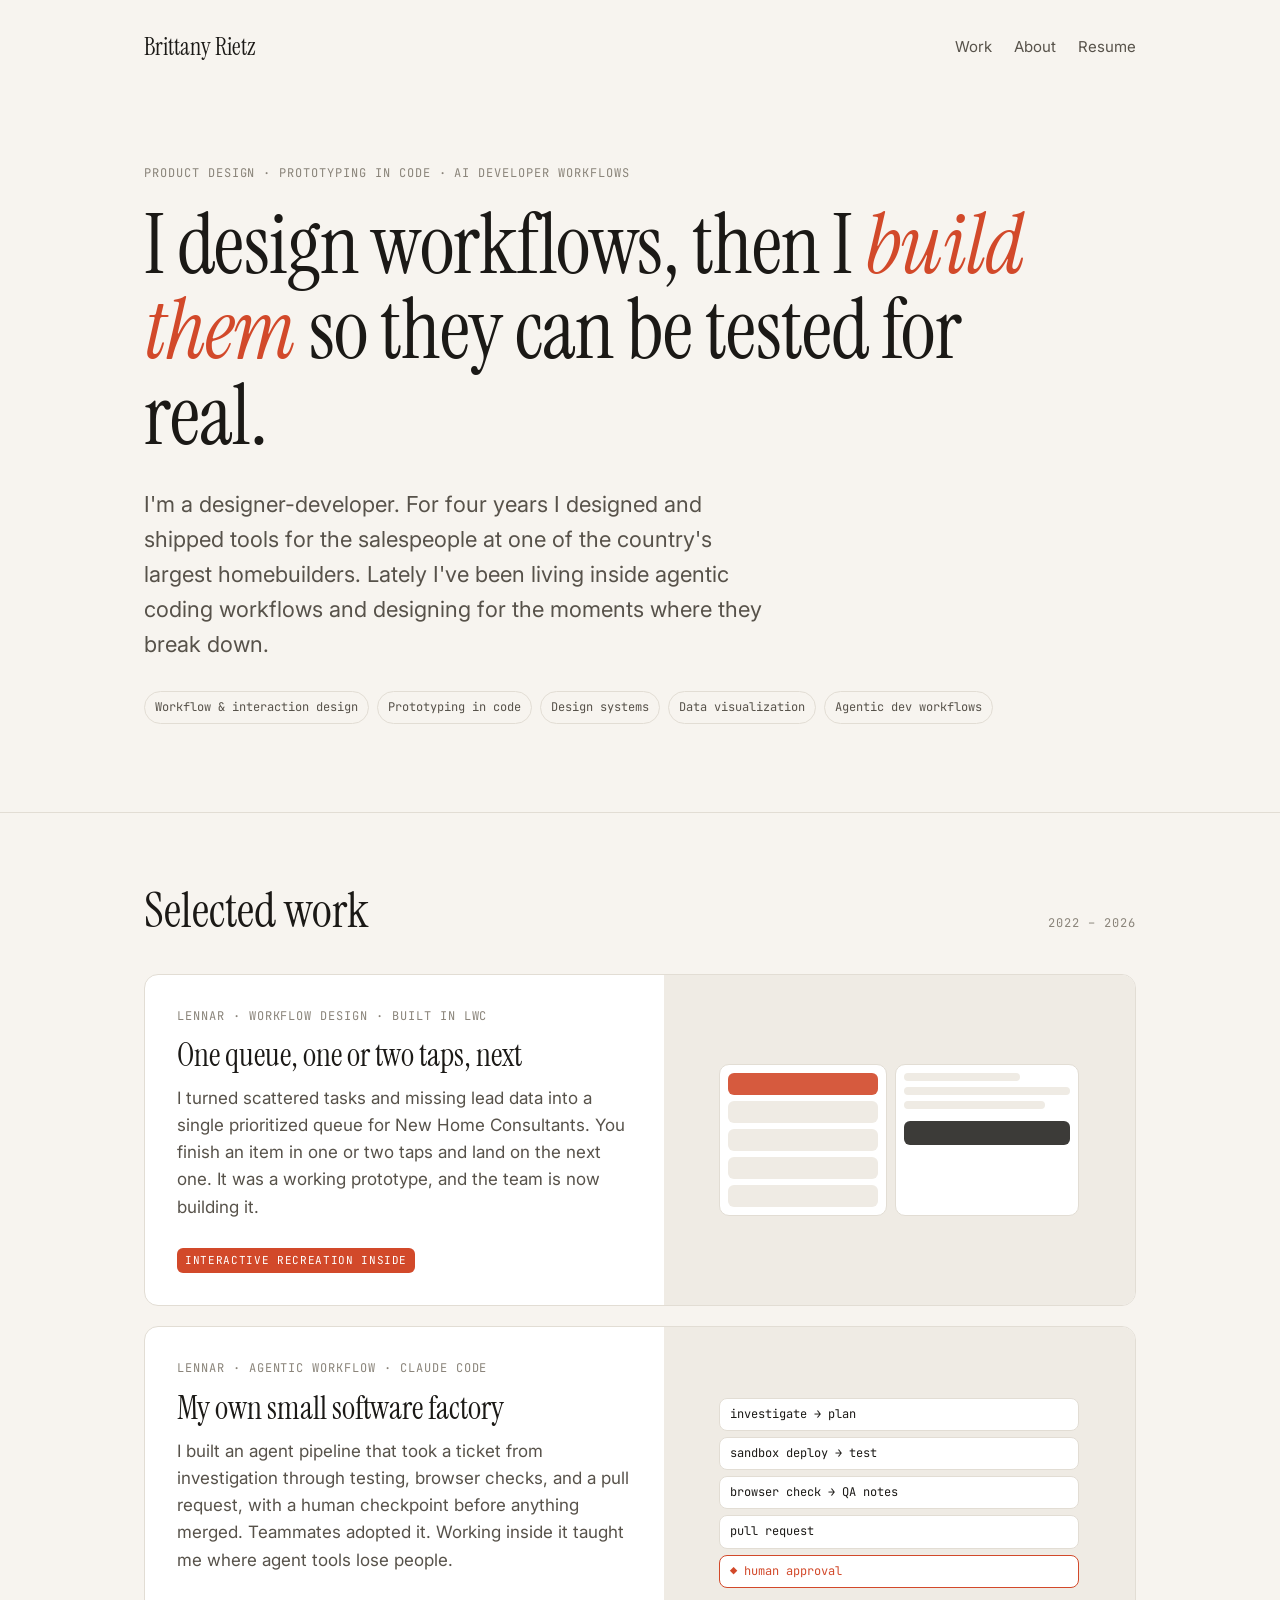
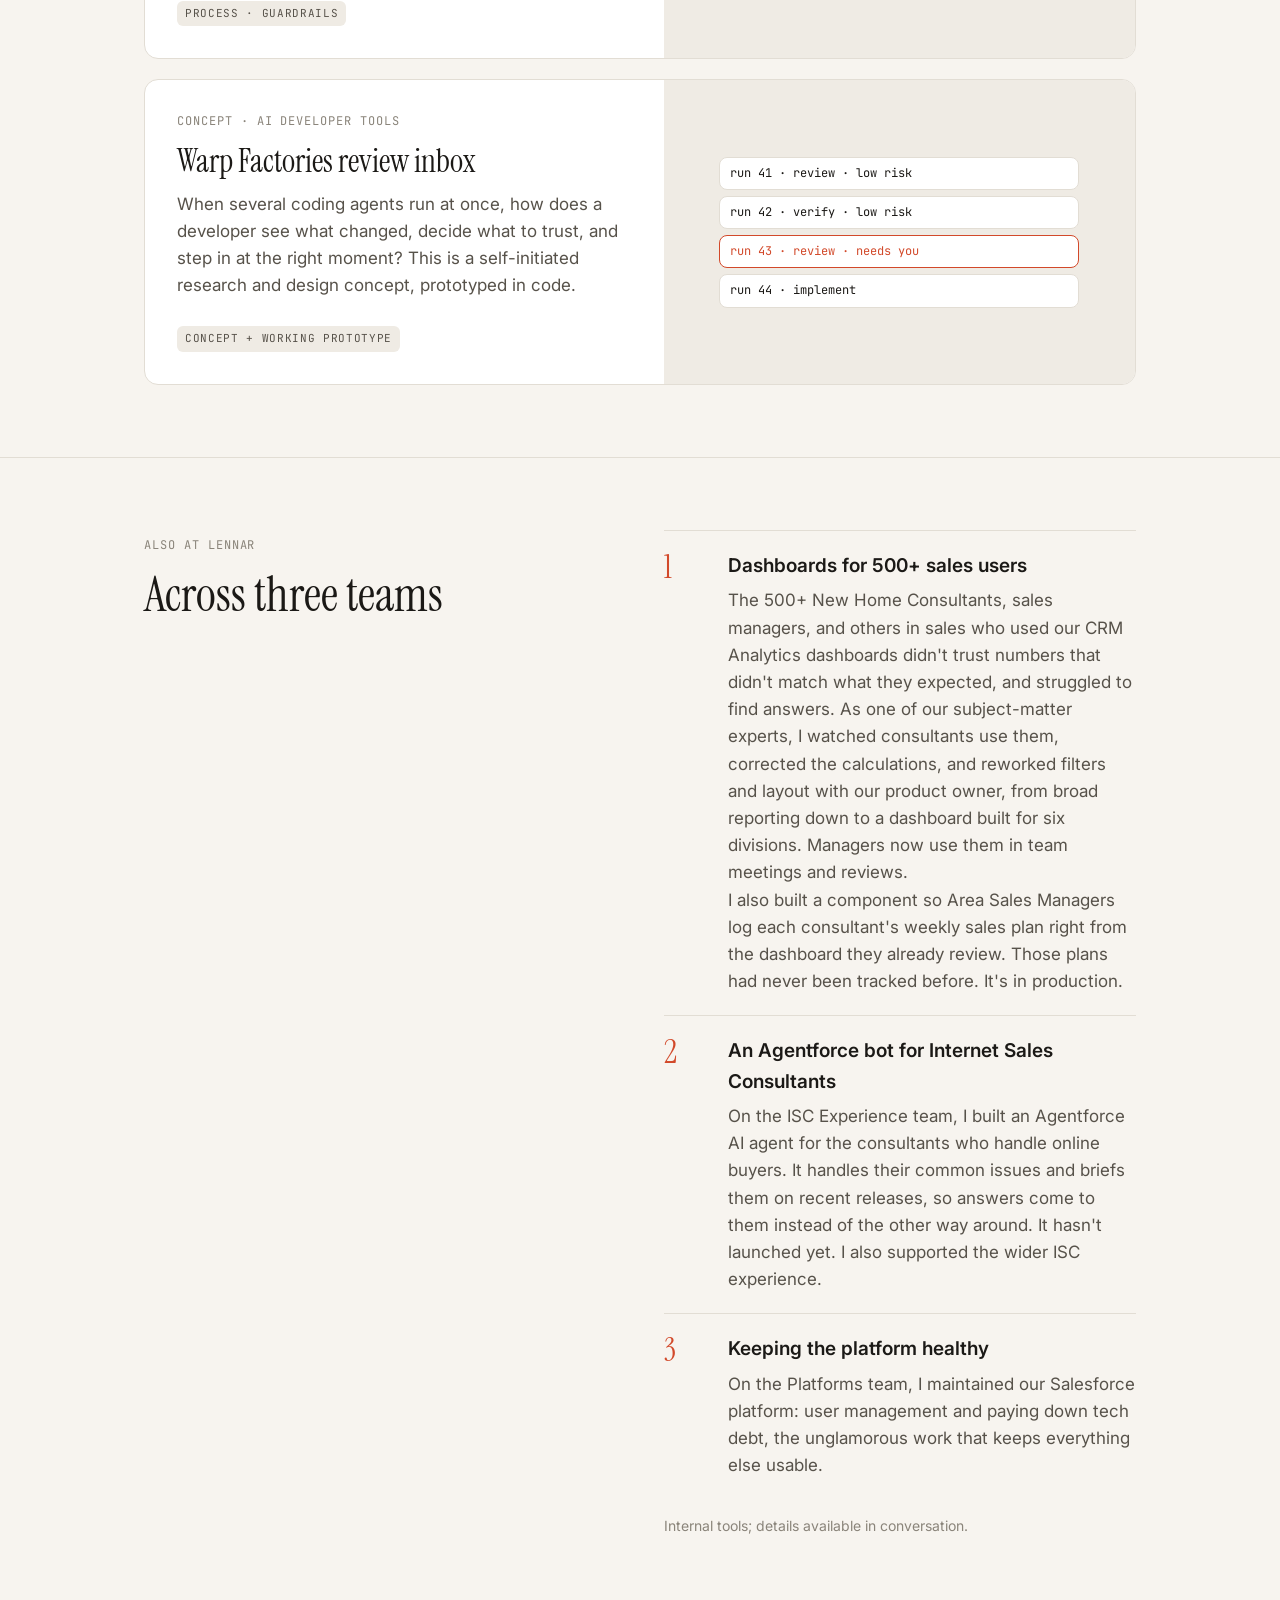
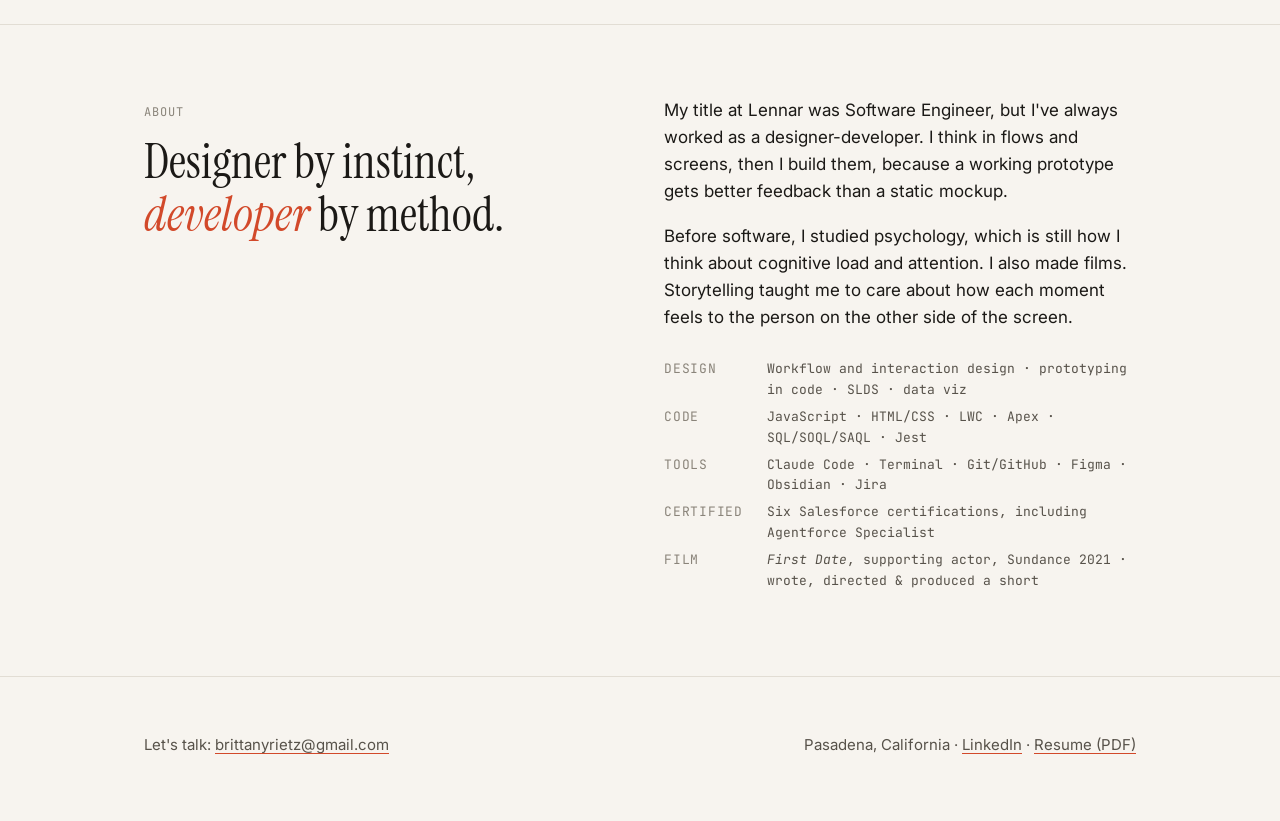
<file: index.html>
<!doctype html>
<html lang="en">
<head>
<meta charset="utf-8">
<meta name="viewport" content="width=device-width, initial-scale=1">
<title>Brittany Rietz · Product Designer</title>
<meta name="description" content="Brittany Rietz is a product designer who prototypes in code: workflow tools, data-heavy interfaces, and AI developer workflows.">
<link rel="preconnect" href="https://fonts.googleapis.com">
<link rel="preconnect" href="https://fonts.gstatic.com" crossorigin>
<link href="https://fonts.googleapis.com/css2?family=Instrument+Serif:ital@0;1&family=Inter:wght@400;500;600&family=JetBrains+Mono:wght@400;500&display=swap" rel="stylesheet">
<link rel="stylesheet" href="styles.css">
</head>
<body>
<a class="skip-link" href="#main-content">Skip to content</a>
<div class="wrap">
  <nav class="nav">
    <a class="name" href="./">Brittany Rietz</a>
    <ul>
      <li><a href="#work">Work</a></li>
      <li><a href="#about">About</a></li>
      <li><a href="resume.pdf">Resume</a></li>
    </ul>
  </nav>
</div>

<main id="main-content" tabindex="-1">
  <div class="wrap">
    <header class="hero">
      <span class="eyebrow">Product design · Prototyping in code · AI developer workflows</span>
      <h1>I design workflows, then I <em>build them</em> so they can be tested for real.</h1>
      <p class="lede">I'm a designer-developer. For four years I designed and shipped tools for the salespeople at one of the country's largest homebuilders. Lately I've been living inside agentic coding workflows and designing for the moments where they break down.</p>
      <div class="chips">
        <span class="chip">Workflow &amp; interaction design</span>
        <span class="chip">Prototyping in code</span>
        <span class="chip">Design systems</span>
        <span class="chip">Data visualization</span>
        <span class="chip">Agentic dev workflows</span>
      </div>
    </header>
  </div>

  <section id="work">
    <div class="wrap">
      <div class="section-head">
        <h2>Selected work</h2>
        <span class="eyebrow">2022 – 2026</span>
      </div>

      <div class="work">
        <a class="card" href="work/action-queue.html">
          <div class="body">
            <span class="eyebrow">Lennar · Workflow design · Built in LWC</span>
            <h3>One queue, one or two taps, next</h3>
            <p>I turned scattered tasks and missing lead data into a single prioritized queue for New Home Consultants. You finish an item in one or two taps and land on the next one. It was a working prototype, and the team is now building it.</p>
            <div class="meta"><span class="tag live">Interactive recreation inside</span></div>
          </div>
          <div class="visual" aria-hidden="true">
            <div class="mini mini-queue">
              <div class="mini-col">
                <div class="mini-row sel"></div><div class="mini-row"></div><div class="mini-row"></div><div class="mini-row"></div><div class="mini-row"></div>
              </div>
              <div class="mini-col">
                <div class="mini-line" style="width:70%"></div><div class="mini-line"></div><div class="mini-line" style="width:85%"></div>
                <div class="mini-btn"></div>
              </div>
            </div>
          </div>
        </a>

        <a class="card" href="work/agent-pipeline.html">
          <div class="body">
            <span class="eyebrow">Lennar · Agentic workflow · Claude Code</span>
            <h3>My own small software factory</h3>
            <p>I built an agent pipeline that took a ticket from investigation through testing, browser checks, and a pull request, with a human checkpoint before anything merged. Teammates adopted it. Working inside it taught me where agent tools lose people.</p>
            <div class="meta"><span class="tag">Process · Guardrails</span></div>
          </div>
          <div class="visual" aria-hidden="true">
            <div class="mini mini-pipe">
              <span>investigate → plan</span>
              <span>sandbox deploy → test</span>
              <span>browser check → QA notes</span>
              <span>pull request</span>
              <span class="gate">◆ human approval</span>
            </div>
          </div>
        </a>

        <a class="card" href="work/factory-floor.html">
          <div class="body">
            <span class="eyebrow">Concept · AI developer tools</span>
            <h3>Warp Factories review inbox</h3>
            <p>When several coding agents run at once, how does a developer see what changed, decide what to trust, and step in at the right moment? This is a self-initiated research and design concept, prototyped in code.</p>
            <div class="meta"><span class="tag">Concept + working prototype</span></div>
          </div>
          <div class="visual" aria-hidden="true">
            <div class="mini mini-pipe">
              <span>run 41 · review · low risk</span>
              <span>run 42 · verify · low risk</span>
              <span class="gate">run 43 · review · needs you</span>
              <span>run 44 · implement</span>
            </div>
          </div>
        </a>
      </div>
    </div>
  </section>

  <section>
    <div class="wrap cols">
      <div>
        <span class="eyebrow">Also at Lennar</span>
        <h2 style="margin-top:12px">Across three teams</h2>
      </div>
      <div>
        <div class="decision"><span class="n">1</span><div>
          <h3>Dashboards for 500+ sales users</h3>
          <p>The 500+ New Home Consultants, sales managers, and others in sales who used our CRM Analytics dashboards didn't trust numbers that didn't match what they expected, and struggled to find answers. As one of our subject-matter experts, I watched consultants use them, corrected the calculations, and reworked filters and layout with our product owner, from broad reporting down to a dashboard built for six divisions. Managers now use them in team meetings and reviews.</p>
          <p>I also built a component so Area Sales Managers log each consultant's weekly sales plan right from the dashboard they already review. Those plans had never been tracked before. It's in production.</p>
        </div></div>
        <div class="decision"><span class="n">2</span><div>
          <h3>An Agentforce bot for Internet Sales Consultants</h3>
          <p>On the ISC Experience team, I built an Agentforce AI agent for the consultants who handle online buyers. It handles their common issues and briefs them on recent releases, so answers come to them instead of the other way around. It hasn't launched yet. I also supported the wider ISC experience.</p>
        </div></div>
        <div class="decision"><span class="n">3</span><div>
          <h3>Keeping the platform healthy</h3>
          <p>On the Platforms team, I maintained our Salesforce platform: user management and paying down tech debt, the unglamorous work that keeps everything else usable.</p>
        </div></div>
        <p class="note" style="margin-top:16px">Internal tools; details available in conversation.</p>
      </div>
    </div>
  </section>

  <section id="about">
    <div class="wrap cols">
      <div>
        <span class="eyebrow">About</span>
        <h2 style="margin-top:12px">Designer by instinct, <em>developer</em> by method.</h2>
      </div>
      <div>
        <p>My title at Lennar was Software Engineer, but I've always worked as a designer-developer. I think in flows and screens, then I build them, because a working prototype gets better feedback than a static mockup.</p>
        <p>Before software, I studied psychology, which is still how I think about cognitive load and attention. I also made films. Storytelling taught me to care about how each moment feels to the person on the other side of the screen.</p>
        <dl class="credits" style="margin-top:28px">
          <dt>Design</dt><dd>Workflow and interaction design · prototyping in code · SLDS · data viz</dd>
          <dt>Code</dt><dd>JavaScript · HTML/CSS · LWC · Apex · SQL/SOQL/SAQL · Jest</dd>
          <dt>Tools</dt><dd>Claude Code · Terminal · Git/GitHub · Figma · Obsidian · Jira</dd>
          <dt>Certified</dt><dd>Six Salesforce certifications, including Agentforce Specialist</dd>
          <dt>Film</dt><dd><i>First Date</i>, supporting actor, Sundance 2021 · wrote, directed &amp; produced a short</dd>
        </dl>
      </div>
    </div>
  </section>
</main>

<footer>
  <div class="wrap">
    <span>Let's talk: <a href="mailto:brittanyrietz@gmail.com">brittanyrietz@gmail.com</a></span>
    <span>Pasadena, California · <a href="https://www.linkedin.com/in/brittany-rietz-513060171/">LinkedIn</a> · <a href="resume.pdf">Resume (PDF)</a></span>
  </div>
</footer>
</body>
</html>
</file>
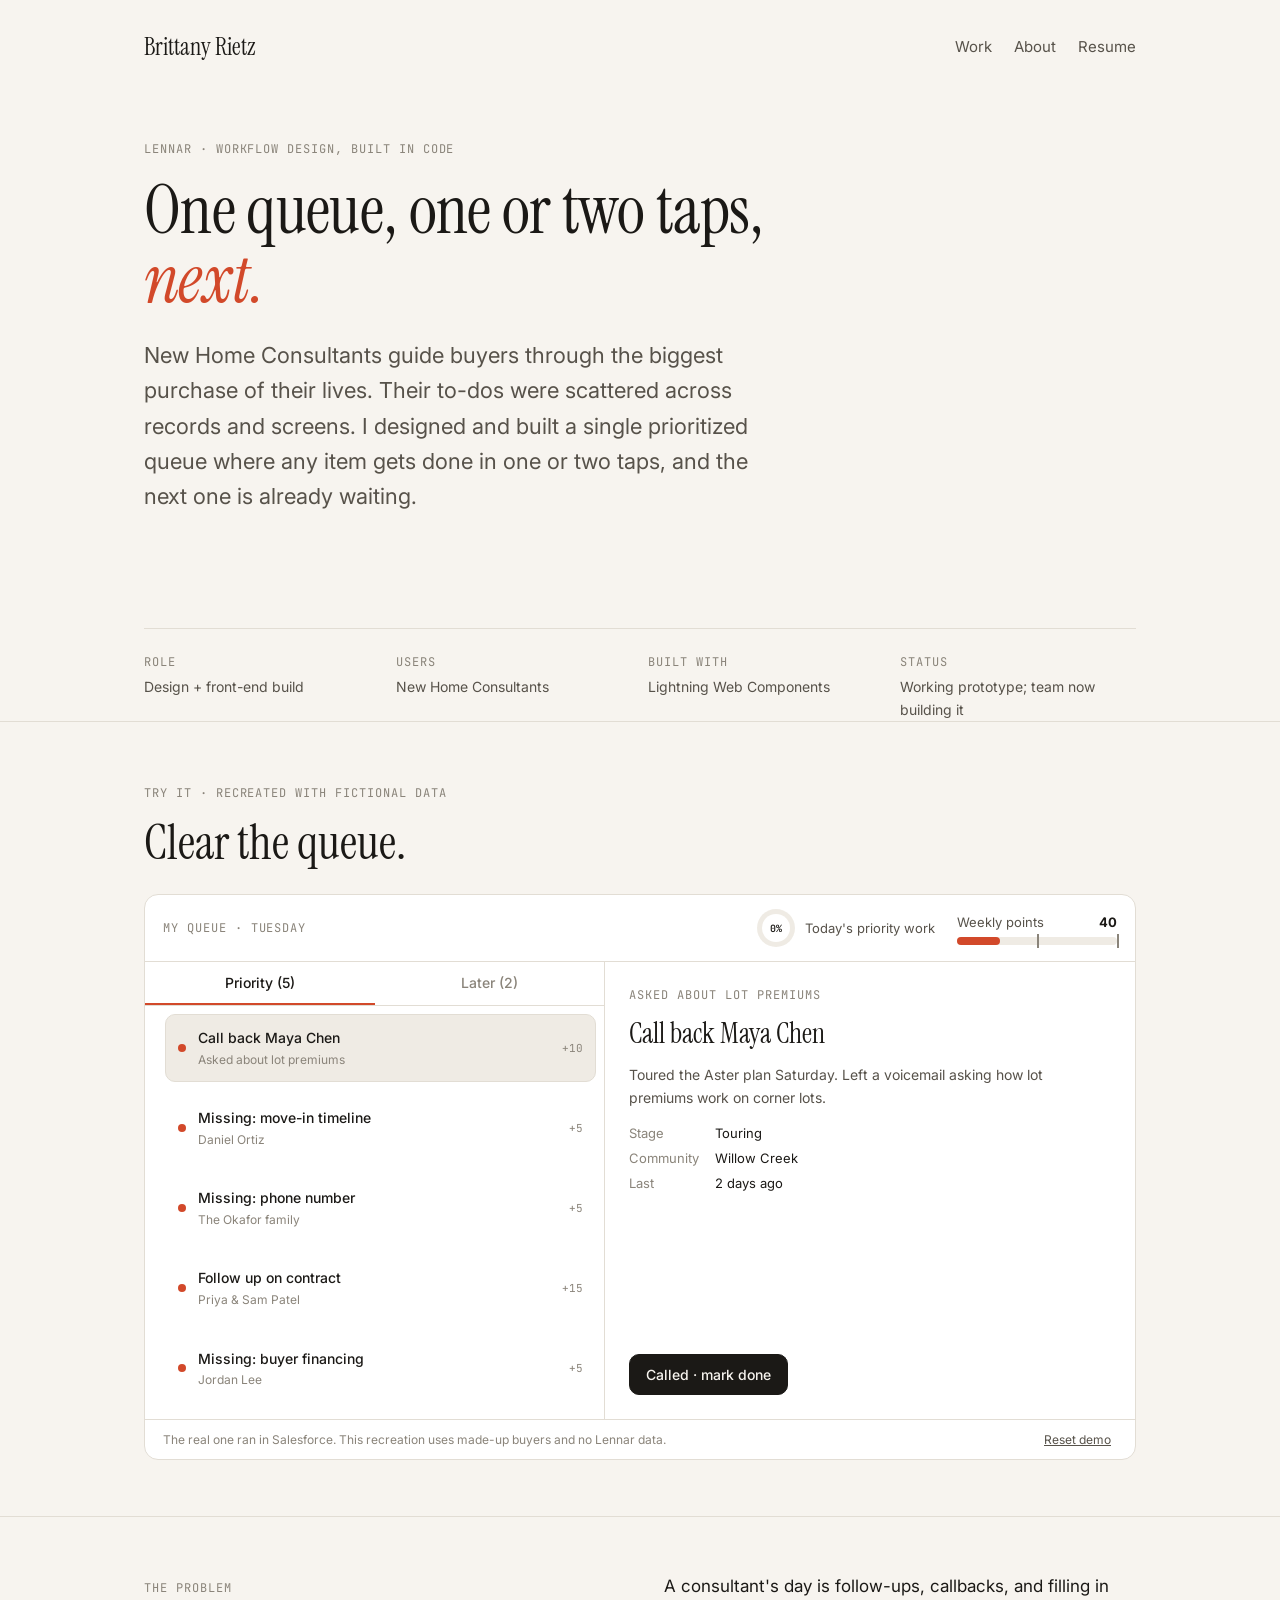
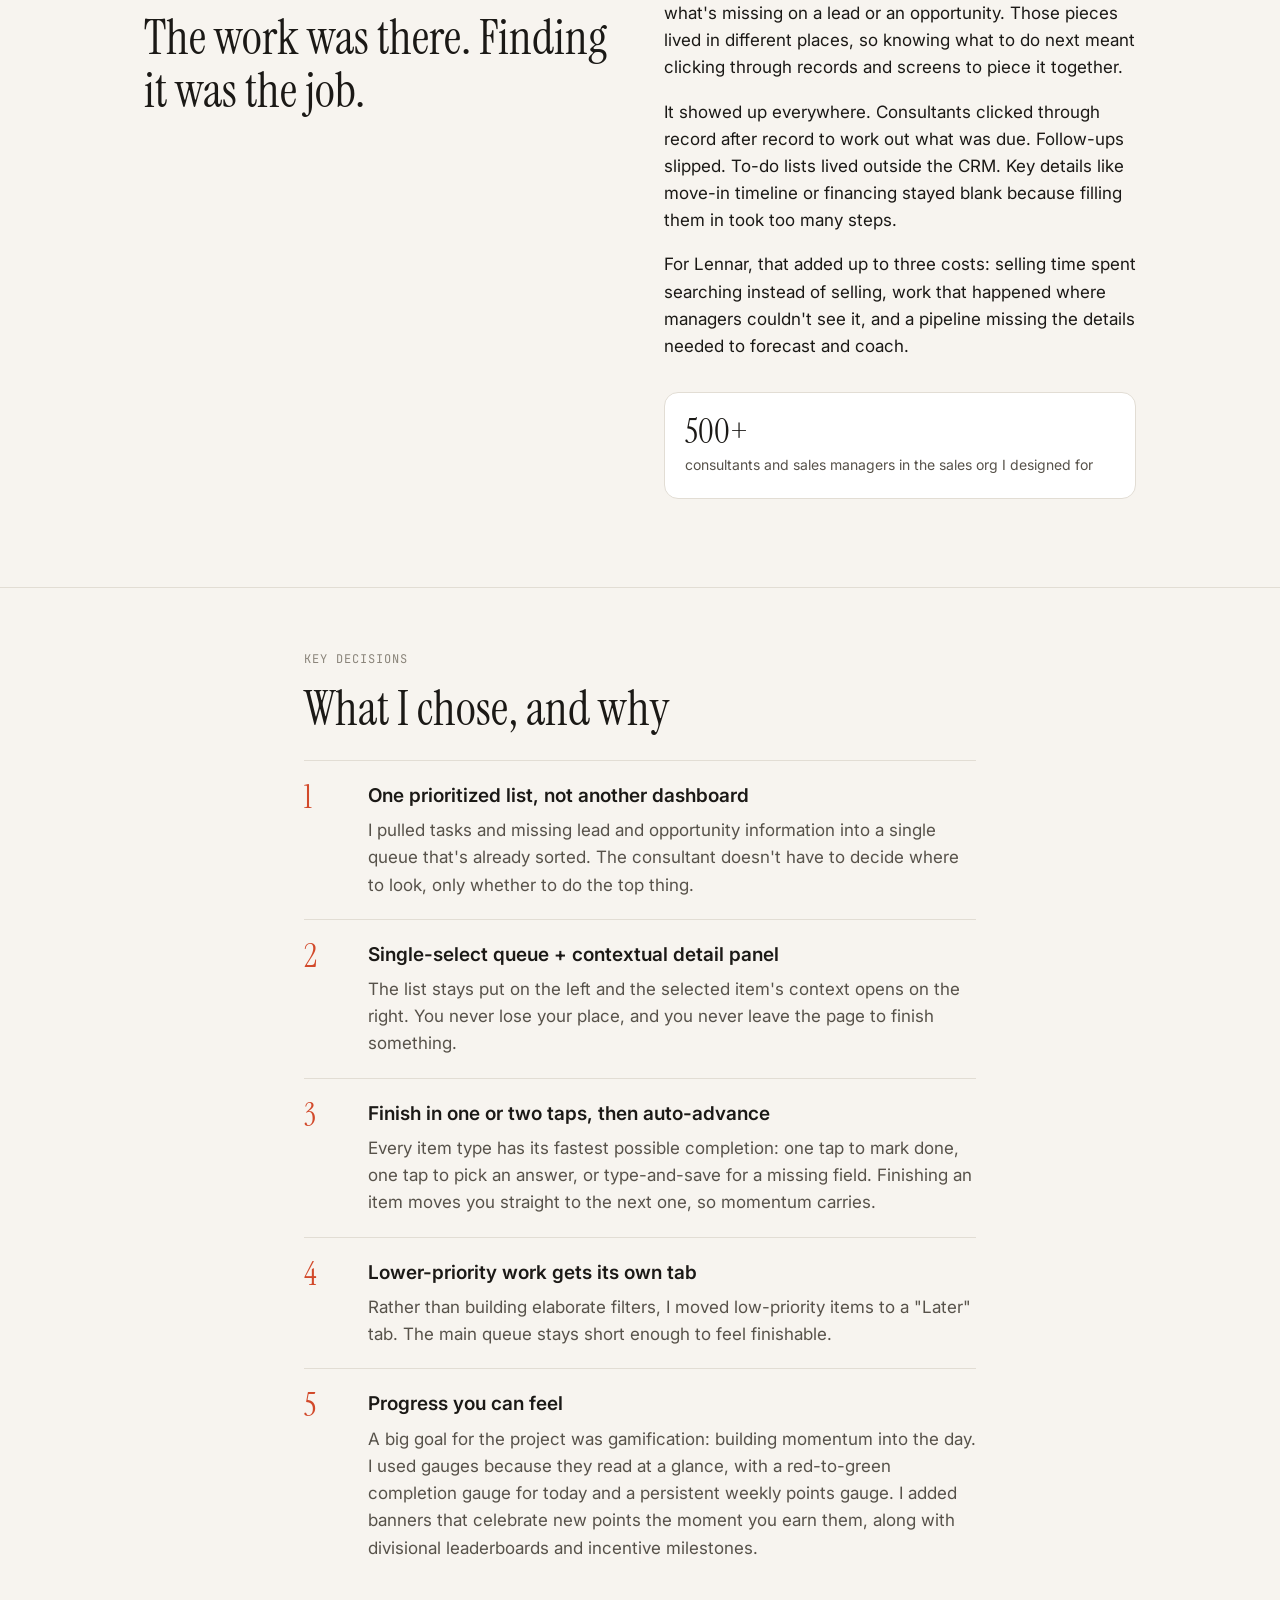
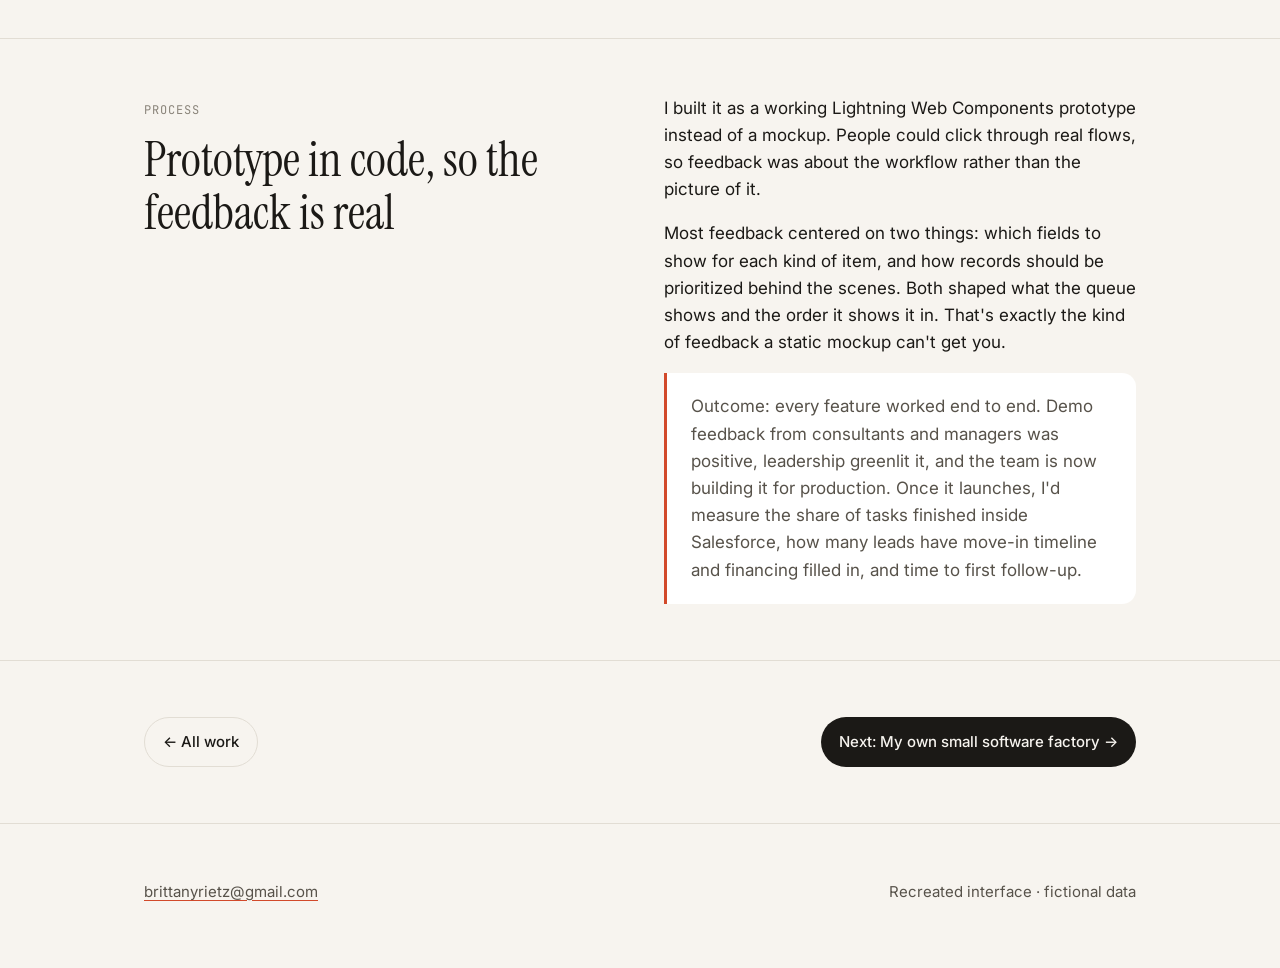
<file: work/action-queue.html>
<!doctype html>
<html lang="en">
<head>
<meta charset="utf-8">
<meta name="viewport" content="width=device-width, initial-scale=1">
<title>Action Queue · Brittany Rietz</title>
<meta name="description" content="Case study: a prioritized action queue for New Home Consultants at Lennar, with 1–2 tap completion and auto-advance.">
<link rel="preconnect" href="https://fonts.googleapis.com">
<link rel="preconnect" href="https://fonts.gstatic.com" crossorigin>
<link href="https://fonts.googleapis.com/css2?family=Instrument+Serif:ital@0;1&family=Inter:wght@400;500;600&family=JetBrains+Mono:wght@400;500&display=swap" rel="stylesheet">
<link rel="stylesheet" href="../styles.css">
<style>
  .demo { position: relative; background: var(--surface); border: 1px solid var(--line); border-radius: var(--radius); overflow: hidden; }
  .banner { position: absolute; top: 18px; left: 50%; transform: translate(-50%, -8px); background: var(--good); color: #fff; padding: 8px 16px; border-radius: 999px; font: 600 13px var(--sans); opacity: 0; transition: opacity .25s, transform .25s; pointer-events: none; z-index: 2; white-space: nowrap; }
  .banner.show { opacity: 1; transform: translate(-50%, 0); }
  .demo-top { display: flex; justify-content: space-between; align-items: center; gap: 16px; padding: 14px 18px; border-bottom: 1px solid var(--line); flex-wrap: wrap; }
  .gauges { display: flex; gap: 22px; align-items: center; flex-wrap: wrap; }
  .gauge { display: flex; align-items: center; gap: 10px; font-size: 13px; color: var(--ink-2); }
  .ring { --p: 0; --c: var(--bad); width: 38px; height: 38px; border-radius: 50%; background: conic-gradient(var(--c) calc(var(--p) * 1%), var(--surface-2) 0); display: grid; place-items: center; transition: background .4s; }
  .ring::after { content: attr(data-label); width: 28px; height: 28px; border-radius: 50%; background: var(--surface); display: grid; place-items: center; font: 600 10px var(--mono); color: var(--ink); }
  .points { width: 160px; }
  .bar { position: relative; height: 8px; background: var(--surface-2); border-radius: 4px; margin-top: 4px; }
  .bar i { position: absolute; inset: 0 auto 0 0; background: var(--accent); border-radius: 4px; transition: width .4s; }
  .bar b { position: absolute; top: -3px; width: 2px; height: 14px; background: var(--ink-3); }
  .demo-body { display: grid; grid-template-columns: 1fr 1.15fr; min-height: 380px; }
  .queue { border-right: 1px solid var(--line); display: flex; flex-direction: column; }
  .tabs { display: flex; border-bottom: 1px solid var(--line); }
  .tabs button { flex: 1; padding: 12px; background: none; border: 0; border-bottom: 2px solid transparent; font: 500 14px var(--sans); color: var(--ink-3); cursor: pointer; }
  .tabs button[aria-selected="true"] { color: var(--ink); border-bottom-color: var(--accent); }
  .items { list-style: none; margin: 0; padding: 8px; display: grid; gap: 4px; align-content: start; }
  .item { display: grid; grid-template-columns: 8px 1fr auto; gap: 12px; align-items: center; padding: 12px; border-radius: 10px; cursor: pointer; border: 1px solid transparent; }
  .item:hover { background: var(--surface-2); }
  .item[aria-selected="true"] { background: var(--surface-2); border-color: var(--line); }
  .item .dot { width: 8px; height: 8px; border-radius: 50%; background: var(--accent); }
  .item.low .dot { background: var(--ink-3); }
  .item .t { font-size: 14px; font-weight: 500; }
  .item .s { font-size: 12px; color: var(--ink-3); }
  .item .k { font: 11px var(--mono); color: var(--ink-3); }
  .item.done { opacity: .4; text-decoration: line-through; pointer-events: none; }
  .panel { padding: 24px; display: flex; flex-direction: column; gap: 14px; }
  .panel h4 { margin: 0; font-family: var(--serif); font-weight: 400; font-size: 28px; line-height: 1.1; }
  .panel .ctx { font-size: 14px; color: var(--ink-2); margin: 0; }
  .panel dl { display: grid; grid-template-columns: max-content 1fr; gap: 4px 16px; font-size: 13px; margin: 0; }
  .panel dt { color: var(--ink-3); }
  .panel dd { margin: 0; }
  .actions { display: flex; flex-wrap: wrap; gap: 8px; margin-top: auto; }
  .actions button, .actions input { font: 500 14px var(--sans); border-radius: 10px; padding: 11px 16px; border: 1px solid var(--line); background: var(--surface); color: var(--ink); cursor: pointer; }
  .actions button.primary { background: var(--ink); color: var(--bg); border-color: var(--ink); }
  .actions button:hover { border-color: var(--ink-3); }
  .actions input { cursor: text; flex: 1; min-width: 160px; }
  .empty { margin: auto; text-align: center; color: var(--ink-2); }
  .empty b { display: block; font-family: var(--serif); font-weight: 400; font-size: 30px; color: var(--ink); }
  .demo-foot { display: flex; justify-content: space-between; gap: 12px; padding: 10px 18px; border-top: 1px solid var(--line); font-size: 12px; color: var(--ink-3); flex-wrap: wrap; }
  .demo-foot button { background: none; border: 0; color: var(--ink-2); font: 12px var(--sans); cursor: pointer; text-decoration: underline; }
  @media (max-width: 720px) {
    .demo-body { grid-template-columns: 1fr; }
    .queue { border-right: 0; border-bottom: 1px solid var(--line); }
  }
</style>
</head>
<body>
<a class="skip-link" href="#main-content">Skip to content</a>
<div class="wrap">
  <nav class="nav">
    <a class="name" href="../">Brittany Rietz</a>
    <ul>
      <li><a href="../#work">Work</a></li>
      <li><a href="../#about">About</a></li>
      <li><a href="../resume.pdf">Resume</a></li>
    </ul>
  </nav>
</div>

<main class="case" id="main-content" tabindex="-1">
  <div class="wrap">
    <header class="case-hero narrow">
      <span class="eyebrow">Lennar · Workflow design, built in code</span>
      <h1>One queue, one or two taps, <em>next.</em></h1>
      <p class="lede">New Home Consultants guide buyers through the biggest purchase of their lives. Their to-dos were scattered across records and screens. I designed and built a single prioritized queue where any item gets done in one or two taps, and the next one is already waiting.</p>
    </header>
    <div class="meta-grid">
      <div><span class="eyebrow">Role</span>Design + front-end build</div>
      <div><span class="eyebrow">Users</span>New Home Consultants</div>
      <div><span class="eyebrow">Built with</span>Lightning Web Components</div>
      <div><span class="eyebrow">Status</span>Working prototype; team now building it</div>
    </div>
  </div>

  <section>
    <div class="wrap">
      <span class="eyebrow">Try it · recreated with fictional data</span>
      <h2 style="margin:12px 0 24px">Clear the queue.</h2>
      <div class="demo" id="demo">
        <div class="banner" id="banner" role="status" aria-live="polite"></div>
        <div class="demo-top">
          <span class="eyebrow">My queue · Tuesday</span>
          <div class="gauges">
            <div class="gauge"><div class="ring" id="ring" data-label="0%"></div>Today's priority work</div>
            <div class="gauge points">
              <div style="width:100%">
                <div style="display:flex;justify-content:space-between"><span>Weekly points</span><b id="pts" style="color:var(--ink)">40</b></div>
                <div class="bar"><i id="ptsbar" style="width:27%"></i><b style="left:50%"></b><b style="left:100%"></b></div>
              </div>
            </div>
          </div>
        </div>
        <div class="demo-body">
          <div class="queue">
            <div class="tabs" role="tablist">
              <button role="tab" aria-selected="true" data-tab="priority">Priority <span id="cP"></span></button>
              <button role="tab" aria-selected="false" data-tab="later">Later <span id="cL"></span></button>
            </div>
            <ul class="items" id="items" role="listbox" aria-label="Queue"></ul>
          </div>
          <div class="panel" id="panel" aria-live="polite"></div>
        </div>
        <div class="demo-foot">
          <span>The real one ran in Salesforce. This recreation uses made-up buyers and no Lennar data.</span>
          <button id="reset" type="button">Reset demo</button>
        </div>
      </div>
    </div>
  </section>

  <section>
    <div class="wrap cols">
      <div>
        <span class="eyebrow">The problem</span>
        <h2 style="margin-top:12px">The work was there. Finding it was the job.</h2>
      </div>
      <div>
        <p>A consultant's day is follow-ups, callbacks, and filling in what's missing on a lead or an opportunity. Those pieces lived in different places, so knowing what to do next meant clicking through records and screens to piece it together.</p>
        <p>It showed up everywhere. Consultants clicked through record after record to work out what was due. Follow-ups slipped. To-do lists lived outside the CRM. Key details like move-in timeline or financing stayed blank because filling them in took too many steps.</p>
        <p>For Lennar, that added up to three costs: selling time spent searching instead of selling, work that happened where managers couldn't see it, and a pipeline missing the details needed to forecast and coach.</p>
        <div class="facts" style="grid-template-columns:1fr">
          <div class="fact"><b>500+</b><span>consultants and sales managers in the sales org I designed for</span></div>
        </div>
      </div>
    </div>
  </section>

  <section>
    <div class="wrap narrow">
      <span class="eyebrow">Key decisions</span>
      <h2 style="margin:12px 0 24px">What I chose, and why</h2>

      <div class="decision"><span class="n">1</span><div>
        <h3>One prioritized list, not another dashboard</h3>
        <p>I pulled tasks and missing lead and opportunity information into a single queue that's already sorted. The consultant doesn't have to decide where to look, only whether to do the top thing.</p>
      </div></div>

      <div class="decision"><span class="n">2</span><div>
        <h3>Single-select queue + contextual detail panel</h3>
        <p>The list stays put on the left and the selected item's context opens on the right. You never lose your place, and you never leave the page to finish something.</p>
      </div></div>

      <div class="decision"><span class="n">3</span><div>
        <h3>Finish in one or two taps, then auto-advance</h3>
        <p>Every item type has its fastest possible completion: one tap to mark done, one tap to pick an answer, or type-and-save for a missing field. Finishing an item moves you straight to the next one, so momentum carries.</p>
      </div></div>

      <div class="decision"><span class="n">4</span><div>
        <h3>Lower-priority work gets its own tab</h3>
        <p>Rather than building elaborate filters, I moved low-priority items to a "Later" tab. The main queue stays short enough to feel finishable.</p>
      </div></div>

      <div class="decision"><span class="n">5</span><div>
        <h3>Progress you can feel</h3>
        <p>A big goal for the project was gamification: building momentum into the day. I used gauges because they read at a glance, with a red-to-green completion gauge for today and a persistent weekly points gauge. I added banners that celebrate new points the moment you earn them, along with divisional leaderboards and incentive milestones.</p>
      </div></div>
    </div>
  </section>

  <section>
    <div class="wrap cols">
      <div>
        <span class="eyebrow">Process</span>
        <h2 style="margin-top:12px">Prototype in code, so the feedback is real</h2>
      </div>
      <div>
        <p>I built it as a working Lightning Web Components prototype instead of a mockup. People could click through real flows, so feedback was about the workflow rather than the picture of it.</p>
        <p>Most feedback centered on two things: which fields to show for each kind of item, and how records should be prioritized behind the scenes. Both shaped what the queue shows and the order it shows it in. That's exactly the kind of feedback a static mockup can't get you.</p>
        <div class="callout">Outcome: every feature worked end to end. Demo feedback from consultants and managers was positive, leadership greenlit it, and the team is now building it for production. Once it launches, I'd measure the share of tasks finished inside Salesforce, how many leads have move-in timeline and financing filled in, and time to first follow-up.</div>
      </div>
    </div>
  </section>

  <section>
    <div class="wrap next">
      <a class="btn ghost" href="../">← All work</a>
      <a class="btn" href="agent-pipeline.html">Next: My own small software factory →</a>
    </div>
  </section>
</main>

<footer>
  <div class="wrap">
    <span><a href="mailto:brittanyrietz@gmail.com">brittanyrietz@gmail.com</a></span>
    <span>Recreated interface · fictional data</span>
  </div>
</footer>

<script>
(() => {
  const seed = () => [
    { id: 1, tab: "priority", title: "Call back Maya Chen", sub: "Asked about lot premiums", kind: "done", label: "Called · mark done", pts: 10,
      ctx: "Toured the Aster plan Saturday. Left a voicemail asking how lot premiums work on corner lots.", info: { Stage: "Touring", Community: "Willow Creek", Last: "2 days ago" } },
    { id: 2, tab: "priority", title: "Missing: move-in timeline", sub: "Daniel Ortiz", kind: "choice", options: ["0–3 months", "3–6 months", "6+ months"], pts: 5,
      ctx: "Timeline drives which inventory homes to show. One tap fills it in.", info: { Stage: "Lead", Community: "Harbor Point", Source: "Website" } },
    { id: 3, tab: "priority", title: "Missing: phone number", sub: "The Okafor family", kind: "text", placeholder: "(555) 010-0000", pts: 5,
      ctx: "Signed in at the model home but skipped the phone field.", info: { Stage: "Lead", Community: "Willow Creek", Visited: "Yesterday" } },
    { id: 4, tab: "priority", title: "Follow up on contract", sub: "Priya & Sam Patel", kind: "done", label: "Sent · mark done", pts: 15,
      ctx: "Waiting on their lender's pre-approval letter before contract signing.", info: { Stage: "Opportunity", Community: "Harbor Point", Due: "Today" } },
    { id: 5, tab: "priority", title: "Missing: buyer financing", sub: "Jordan Lee", kind: "choice", options: ["Cash", "Builder's lender", "Outside lender"], pts: 5,
      ctx: "Financing type changes the next steps and who to loop in.", info: { Stage: "Opportunity", Community: "Aster Ridge", Last: "Today" } },
    { id: 6, tab: "later", title: "Update notes", sub: "Grace Kim", kind: "done", label: "Updated · mark done", pts: 2,
      ctx: "Add notes from last week's walk-through.", info: { Stage: "Lead", Community: "Aster Ridge" } },
    { id: 7, tab: "later", title: "Re-engage cold lead", sub: "Tom Alvarez", kind: "choice", options: ["Still interested", "Not now", "Bought elsewhere"], pts: 2,
      ctx: "No contact in 45 days.", info: { Stage: "Lead", Community: "Willow Creek" } },
  ];
  const START_PTS = 40, GOAL = 150;
  let items, tab, selected, pts;

  const $ = (s) => document.querySelector(s);
  const esc = (s) => String(s).replace(/[&<>"]/g, (c) => ({ "&": "&amp;", "<": "&lt;", ">": "&gt;", '"': "&quot;" }[c]));

  function reset() { items = seed(); tab = "priority"; pts = START_PTS; selected = firstOpen("priority"); render(); }
  function open(t) { return items.filter((i) => i.tab === t && !i.done); }
  function firstOpen(t) { return open(t)[0]?.id ?? null; }

  function complete(id) {
    const it = items.find((i) => i.id === id);
    const before = pts;
    it.done = true; pts += it.pts;
    showBanner(before < GOAL / 2 && pts >= GOAL / 2
      ? `+${it.pts} points · Halfway to this week's goal!`
      : `+${it.pts} points`);
    const list = items.filter((i) => i.tab === tab);
    const idx = list.findIndex((i) => i.id === id);
    const nxt = list.slice(idx + 1).find((i) => !i.done) || list.find((i) => !i.done);
    selected = nxt ? nxt.id : null;
    render();
  }

  let bannerTimer;
  function showBanner(msg) {
    const b = $("#banner");
    b.textContent = msg;
    b.classList.add("show");
    clearTimeout(bannerTimer);
    bannerTimer = setTimeout(() => b.classList.remove("show"), 1800);
  }

  function render() {
    const pr = items.filter((i) => i.tab === "priority");
    const pct = Math.round((pr.filter((i) => i.done).length / pr.length) * 100);
    const hue = Math.round((pct / 100) * 130);
    const ring = $("#ring");
    ring.style.setProperty("--p", pct);
    ring.style.setProperty("--c", `hsl(${hue} 60% 45%)`);
    ring.dataset.label = pct + "%";
    $("#pts").textContent = pts;
    $("#ptsbar").style.width = Math.min(100, (pts / GOAL) * 100) + "%";
    $("#cP").textContent = `(${open("priority").length})`;
    $("#cL").textContent = `(${open("later").length})`;
    document.querySelectorAll(".tabs button").forEach((b) => b.setAttribute("aria-selected", b.dataset.tab === tab));

    $("#items").innerHTML = items.filter((i) => i.tab === tab).map((i) => `
      <li class="item ${i.tab === "later" ? "low" : ""} ${i.done ? "done" : ""}" role="option" tabindex="0"
          data-id="${i.id}" aria-selected="${i.id === selected}">
        <span class="dot"></span>
        <span><div class="t">${esc(i.title)}</div><div class="s">${esc(i.sub)}</div></span>
        <span class="k">+${i.pts}</span>
      </li>`).join("");

    const it = items.find((i) => i.id === selected);
    const panel = $("#panel");
    if (!it) {
      panel.innerHTML = tab === "priority"
        ? `<div class="empty"><b>Queue clear.</b>Nice work. Lower-priority items are waiting in “Later.”</div>`
        : `<div class="empty"><b>All caught up.</b>Nothing left for later, either.</div>`;
      return;
    }
    const info = Object.entries(it.info).map(([k, v]) => `<dt>${esc(k)}</dt><dd>${esc(v)}</dd>`).join("");
    let actions = "";
    if (it.kind === "done") actions = `<button class="primary" data-act="done">${esc(it.label)}</button>`;
    if (it.kind === "choice") actions = it.options.map((o) => `<button data-act="done">${esc(o)}</button>`).join("");
    if (it.kind === "text") actions = `<input id="field" aria-label="${esc(it.title)}" placeholder="${esc(it.placeholder)}"><button class="primary" data-act="save">Save</button>`;
    panel.innerHTML = `
      <span class="eyebrow">${esc(it.sub)}</span>
      <h4>${esc(it.title)}</h4>
      <p class="ctx">${esc(it.ctx)}</p>
      <dl>${info}</dl>
      <div class="actions">${actions}</div>`;
  }

  document.getElementById("items").addEventListener("click", (e) => {
    const li = e.target.closest(".item"); if (!li) return;
    selected = Number(li.dataset.id); render();
  });
  document.getElementById("items").addEventListener("keydown", (e) => {
    if (e.key !== "Enter" && e.key !== " ") return;
    const li = e.target.closest(".item"); if (!li) return;
    e.preventDefault(); selected = Number(li.dataset.id); render();
  });
  document.getElementById("panel").addEventListener("click", (e) => {
    const b = e.target.closest("button"); if (!b || selected == null) return;
    if (b.dataset.act === "save") {
      const f = document.getElementById("field");
      if (!f.value.trim()) { f.focus(); return; }
    }
    complete(selected);
  });
  document.getElementById("panel").addEventListener("keydown", (e) => {
    if (e.key === "Enter" && e.target.id === "field" && e.target.value.trim()) complete(selected);
  });
  document.querySelectorAll(".tabs button").forEach((b) => b.addEventListener("click", () => {
    tab = b.dataset.tab; selected = firstOpen(tab); render();
  }));
  document.getElementById("reset").addEventListener("click", reset);
  reset();
})();
</script>
</body>
</html>
</file>
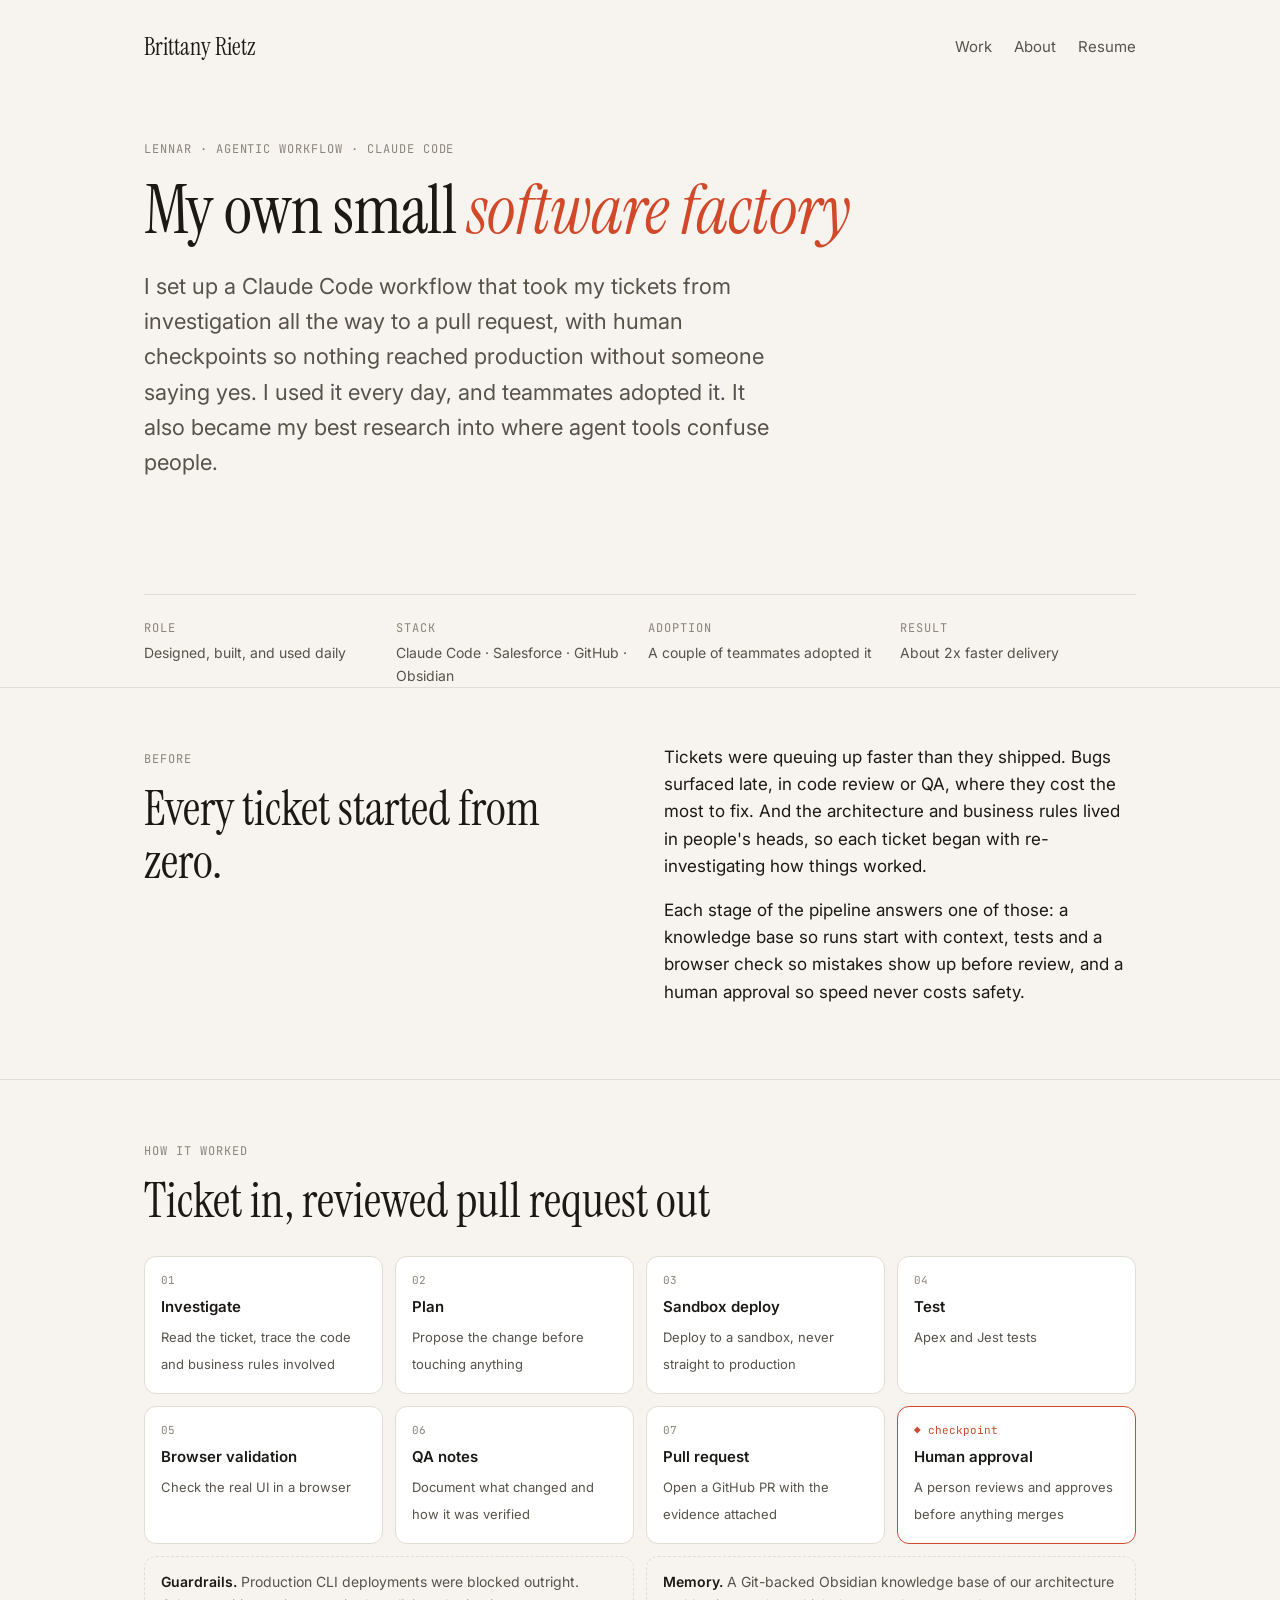
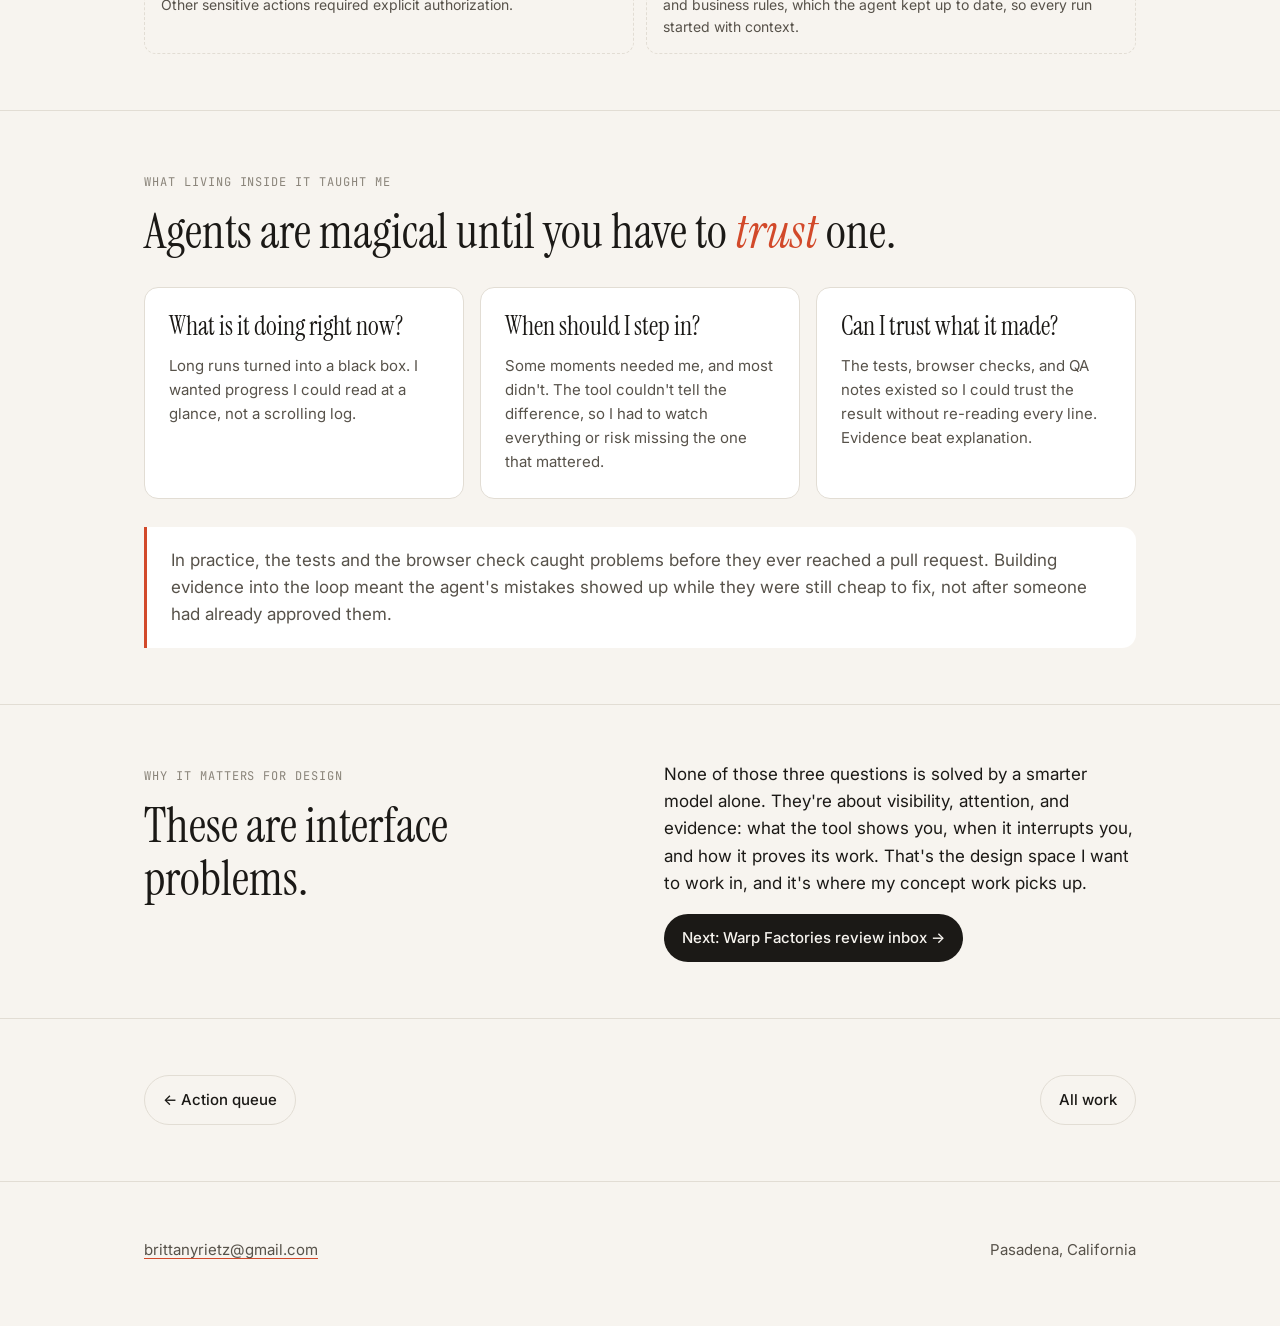
<file: work/agent-pipeline.html>
<!doctype html>
<html lang="en">
<head>
<meta charset="utf-8">
<meta name="viewport" content="width=device-width, initial-scale=1">
<title>Agent Pipeline · Brittany Rietz</title>
<meta name="description" content="Case study: an end-to-end Claude Code delivery pipeline with human-approval checkpoints, and what it taught me about designing agent tools.">
<link rel="preconnect" href="https://fonts.googleapis.com">
<link rel="preconnect" href="https://fonts.gstatic.com" crossorigin>
<link href="https://fonts.googleapis.com/css2?family=Instrument+Serif:ital@0;1&family=Inter:wght@400;500;600&family=JetBrains+Mono:wght@400;500&display=swap" rel="stylesheet">
<link rel="stylesheet" href="../styles.css">
<style>
  .pipe { display: grid; grid-template-columns: repeat(4, 1fr); gap: 12px; counter-reset: s; }
  .stage { background: var(--surface); border: 1px solid var(--line); border-radius: 12px; padding: 16px; position: relative; }
  .stage::before { counter-increment: s; content: "0" counter(s); font: 11px var(--mono); color: var(--ink-3); display: block; margin-bottom: 8px; }
  .stage b { display: block; font-weight: 600; font-size: 15px; margin-bottom: 4px; }
  .stage span { font-size: 13px; color: var(--ink-2); }
  .stage.gate { border: 1.5px solid var(--accent); }
  .stage.gate::before { content: "◆ checkpoint"; color: var(--accent); }
  .rail { display: grid; grid-template-columns: 1fr 1fr; gap: 12px; margin-top: 12px; }
  .rail div { border: 1px dashed var(--line); border-radius: 12px; padding: 14px 16px; font-size: 14px; color: var(--ink-2); }
  .rail b { color: var(--ink); font-weight: 600; }
  .lessons { display: grid; grid-template-columns: repeat(3, 1fr); gap: 16px; }
  .lesson { background: var(--surface); border: 1px solid var(--line); border-radius: var(--radius); padding: 24px; }
  .lesson .q { font-family: var(--serif); font-size: 26px; line-height: 1.15; margin-bottom: 12px; }
  .lesson p { color: var(--ink-2); font-size: 15px; margin: 0; }
  @media (max-width: 820px) { .pipe { grid-template-columns: 1fr 1fr; } .lessons, .rail { grid-template-columns: 1fr; } }
</style>
</head>
<body>
<a class="skip-link" href="#main-content">Skip to content</a>
<div class="wrap">
  <nav class="nav">
    <a class="name" href="../">Brittany Rietz</a>
    <ul>
      <li><a href="../#work">Work</a></li>
      <li><a href="../#about">About</a></li>
      <li><a href="../resume.pdf">Resume</a></li>
    </ul>
  </nav>
</div>

<main class="case" id="main-content" tabindex="-1">
  <div class="wrap">
    <header class="case-hero narrow">
      <span class="eyebrow">Lennar · Agentic workflow · Claude Code</span>
      <h1>My own small <em>software factory</em></h1>
      <p class="lede">I set up a Claude Code workflow that took my tickets from investigation all the way to a pull request, with human checkpoints so nothing reached production without someone saying yes. I used it every day, and teammates adopted it. It also became my best research into where agent tools confuse people.</p>
    </header>
    <div class="meta-grid">
      <div><span class="eyebrow">Role</span>Designed, built, and used daily</div>
      <div><span class="eyebrow">Stack</span>Claude Code · Salesforce · GitHub · Obsidian</div>
      <div><span class="eyebrow">Adoption</span>A couple of teammates adopted it</div>
      <div><span class="eyebrow">Result</span>About 2x faster delivery</div>
    </div>
  </div>

  <section>
    <div class="wrap cols">
      <div>
        <span class="eyebrow">Before</span>
        <h2 style="margin-top:12px">Every ticket started from zero.</h2>
      </div>
      <div>
        <p>Tickets were queuing up faster than they shipped. Bugs surfaced late, in code review or QA, where they cost the most to fix. And the architecture and business rules lived in people's heads, so each ticket began with re-investigating how things worked.</p>
        <p>Each stage of the pipeline answers one of those: a knowledge base so runs start with context, tests and a browser check so mistakes show up before review, and a human approval so speed never costs safety.</p>
      </div>
    </div>
  </section>

  <section>
    <div class="wrap">
      <span class="eyebrow">How it worked</span>
      <h2 style="margin:12px 0 28px">Ticket in, reviewed pull request out</h2>
      <div class="pipe">
        <div class="stage"><b>Investigate</b><span>Read the ticket, trace the code and business rules involved</span></div>
        <div class="stage"><b>Plan</b><span>Propose the change before touching anything</span></div>
        <div class="stage"><b>Sandbox deploy</b><span>Deploy to a sandbox, never straight to production</span></div>
        <div class="stage"><b>Test</b><span>Apex and Jest tests</span></div>
        <div class="stage"><b>Browser validation</b><span>Check the real UI in a browser</span></div>
        <div class="stage"><b>QA notes</b><span>Document what changed and how it was verified</span></div>
        <div class="stage"><b>Pull request</b><span>Open a GitHub PR with the evidence attached</span></div>
        <div class="stage gate"><b>Human approval</b><span>A person reviews and approves before anything merges</span></div>
      </div>
      <div class="rail">
        <div><b>Guardrails.</b> Production CLI deployments were blocked outright. Other sensitive actions required explicit authorization.</div>
        <div><b>Memory.</b> A Git-backed Obsidian knowledge base of our architecture and business rules, which the agent kept up to date, so every run started with context.</div>
      </div>
    </div>
  </section>

  <section>
    <div class="wrap">
      <span class="eyebrow">What living inside it taught me</span>
      <h2 style="margin:12px 0 28px">Agents are magical until you have to <em>trust</em> one.</h2>
      <div class="lessons">
        <div class="lesson">
          <div class="q">What is it doing right now?</div>
          <p>Long runs turned into a black box. I wanted progress I could read at a glance, not a scrolling log.</p>
        </div>
        <div class="lesson">
          <div class="q">When should I step in?</div>
          <p>Some moments needed me, and most didn't. The tool couldn't tell the difference, so I had to watch everything or risk missing the one that mattered.</p>
        </div>
        <div class="lesson">
          <div class="q">Can I trust what it made?</div>
          <p>The tests, browser checks, and QA notes existed so I could trust the result without re-reading every line. Evidence beat explanation.</p>
        </div>
      </div>
      <div class="callout" style="margin-top:28px">In practice, the tests and the browser check caught problems before they ever reached a pull request. Building evidence into the loop meant the agent's mistakes showed up while they were still cheap to fix, not after someone had already approved them.</div>
    </div>
  </section>

  <section>
    <div class="wrap cols">
      <div>
        <span class="eyebrow">Why it matters for design</span>
        <h2 style="margin-top:12px">These are interface problems.</h2>
      </div>
      <div>
        <p>None of those three questions is solved by a smarter model alone. They're about visibility, attention, and evidence: what the tool shows you, when it interrupts you, and how it proves its work. That's the design space I want to work in, and it's where my concept work picks up.</p>
        <a class="btn" href="factory-floor.html">Next: Warp Factories review inbox →</a>
      </div>
    </div>
  </section>

  <section>
    <div class="wrap next">
      <a class="btn ghost" href="action-queue.html">← Action queue</a>
      <a class="btn ghost" href="../">All work</a>
    </div>
  </section>
</main>

<footer>
  <div class="wrap">
    <span><a href="mailto:brittanyrietz@gmail.com">brittanyrietz@gmail.com</a></span>
    <span>Pasadena, California</span>
  </div>
</footer>
</body>
</html>
</file>
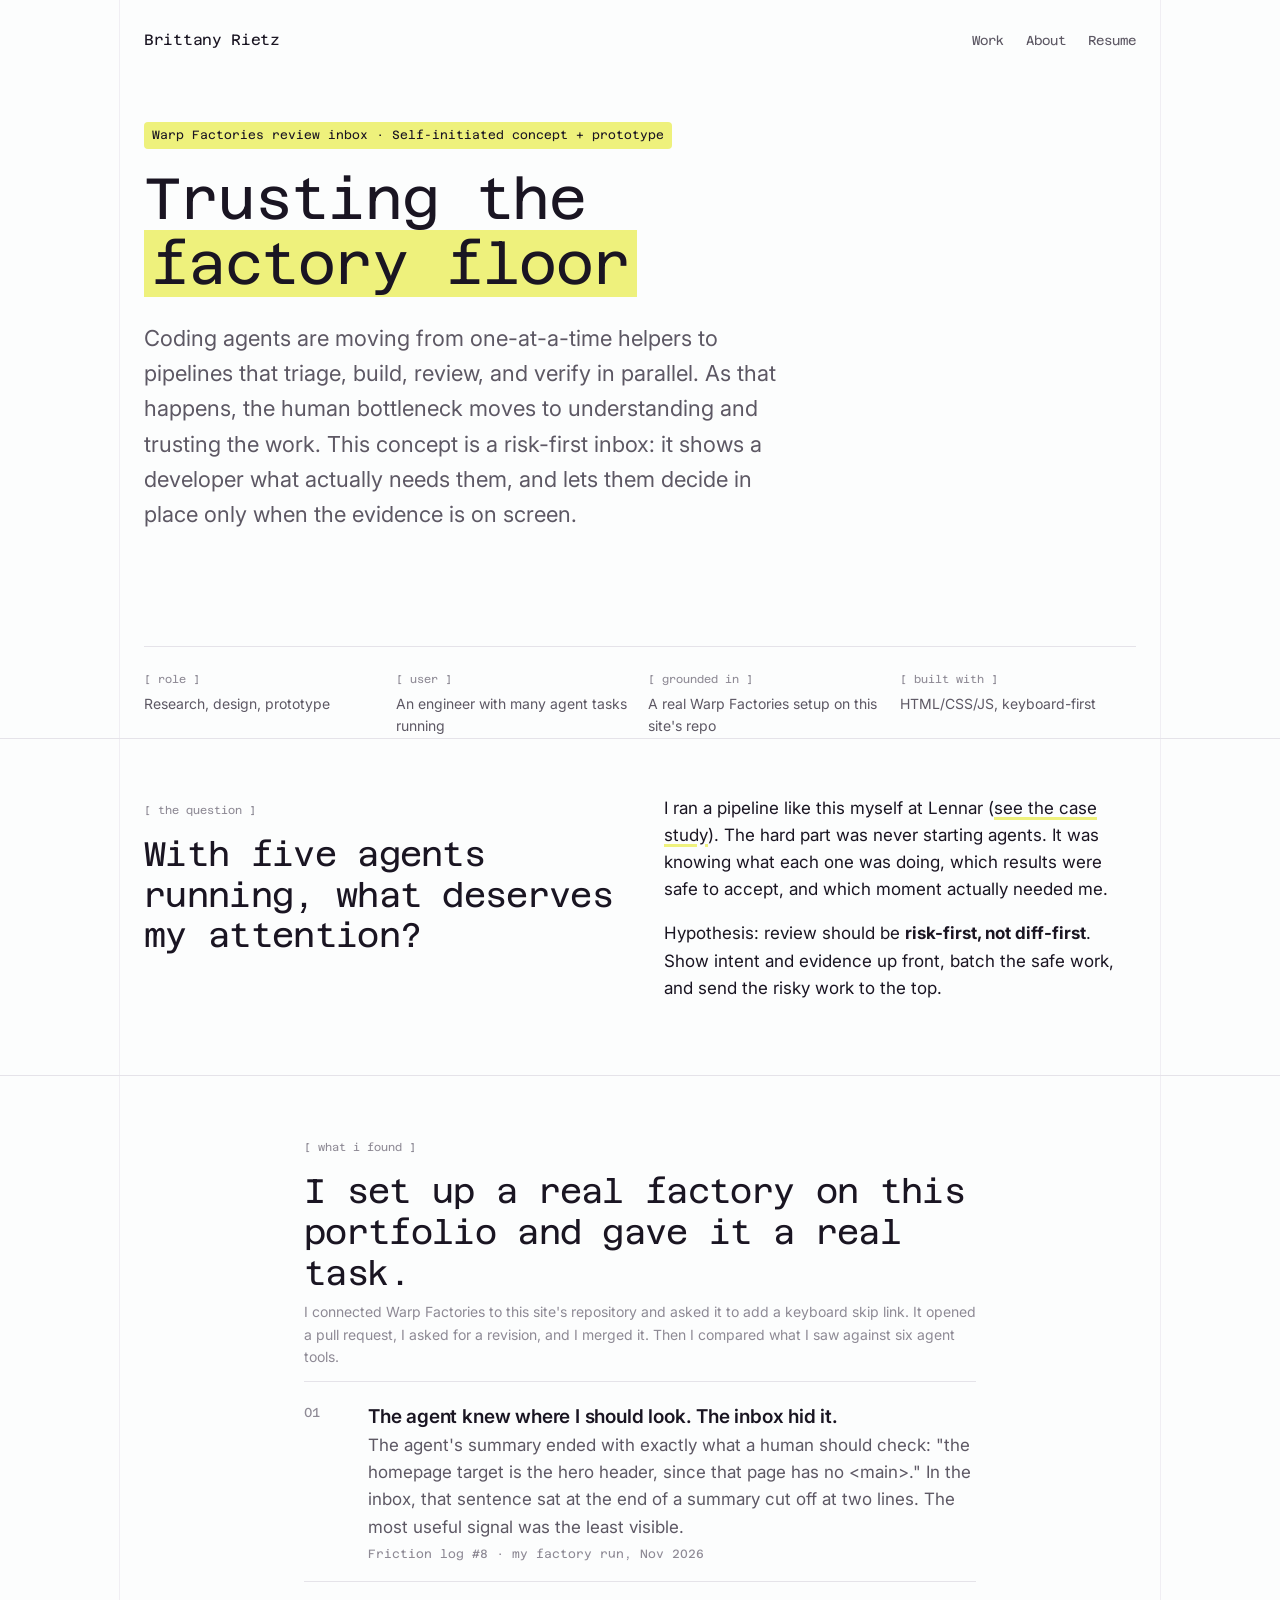
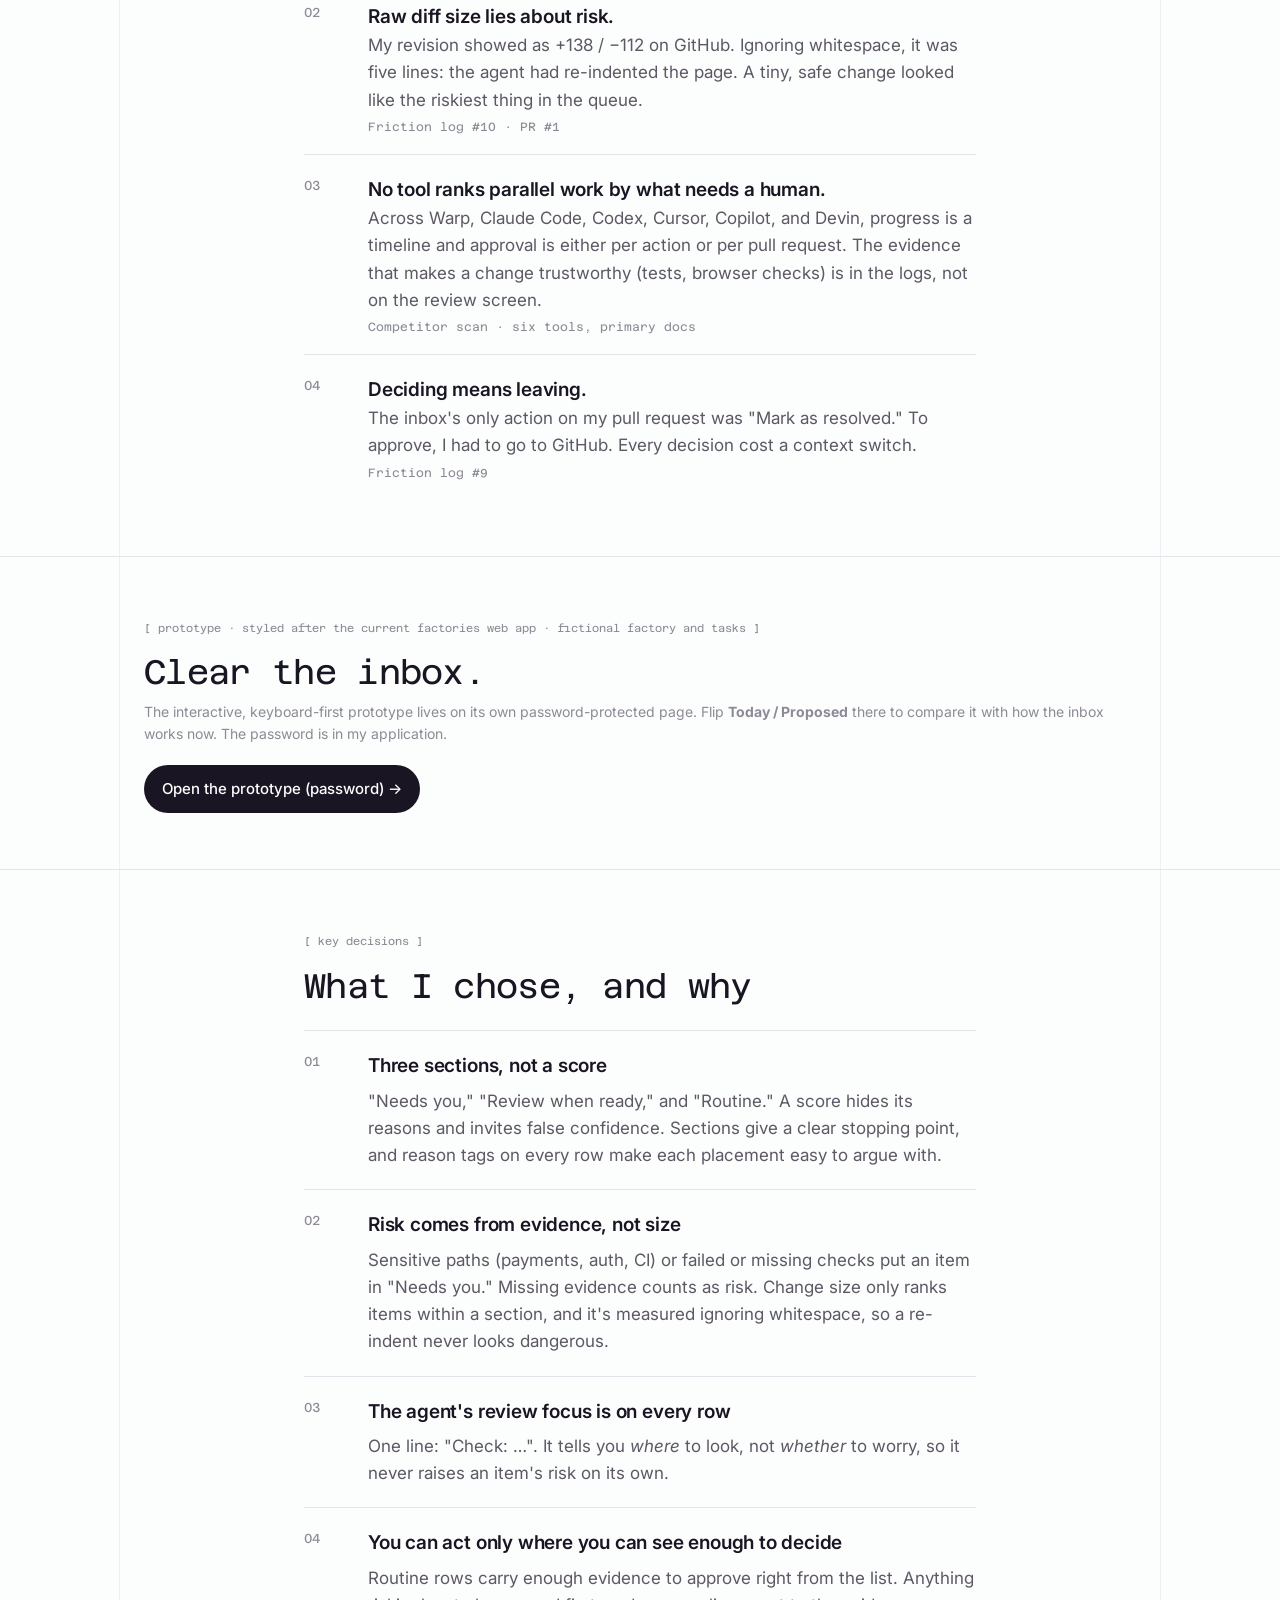
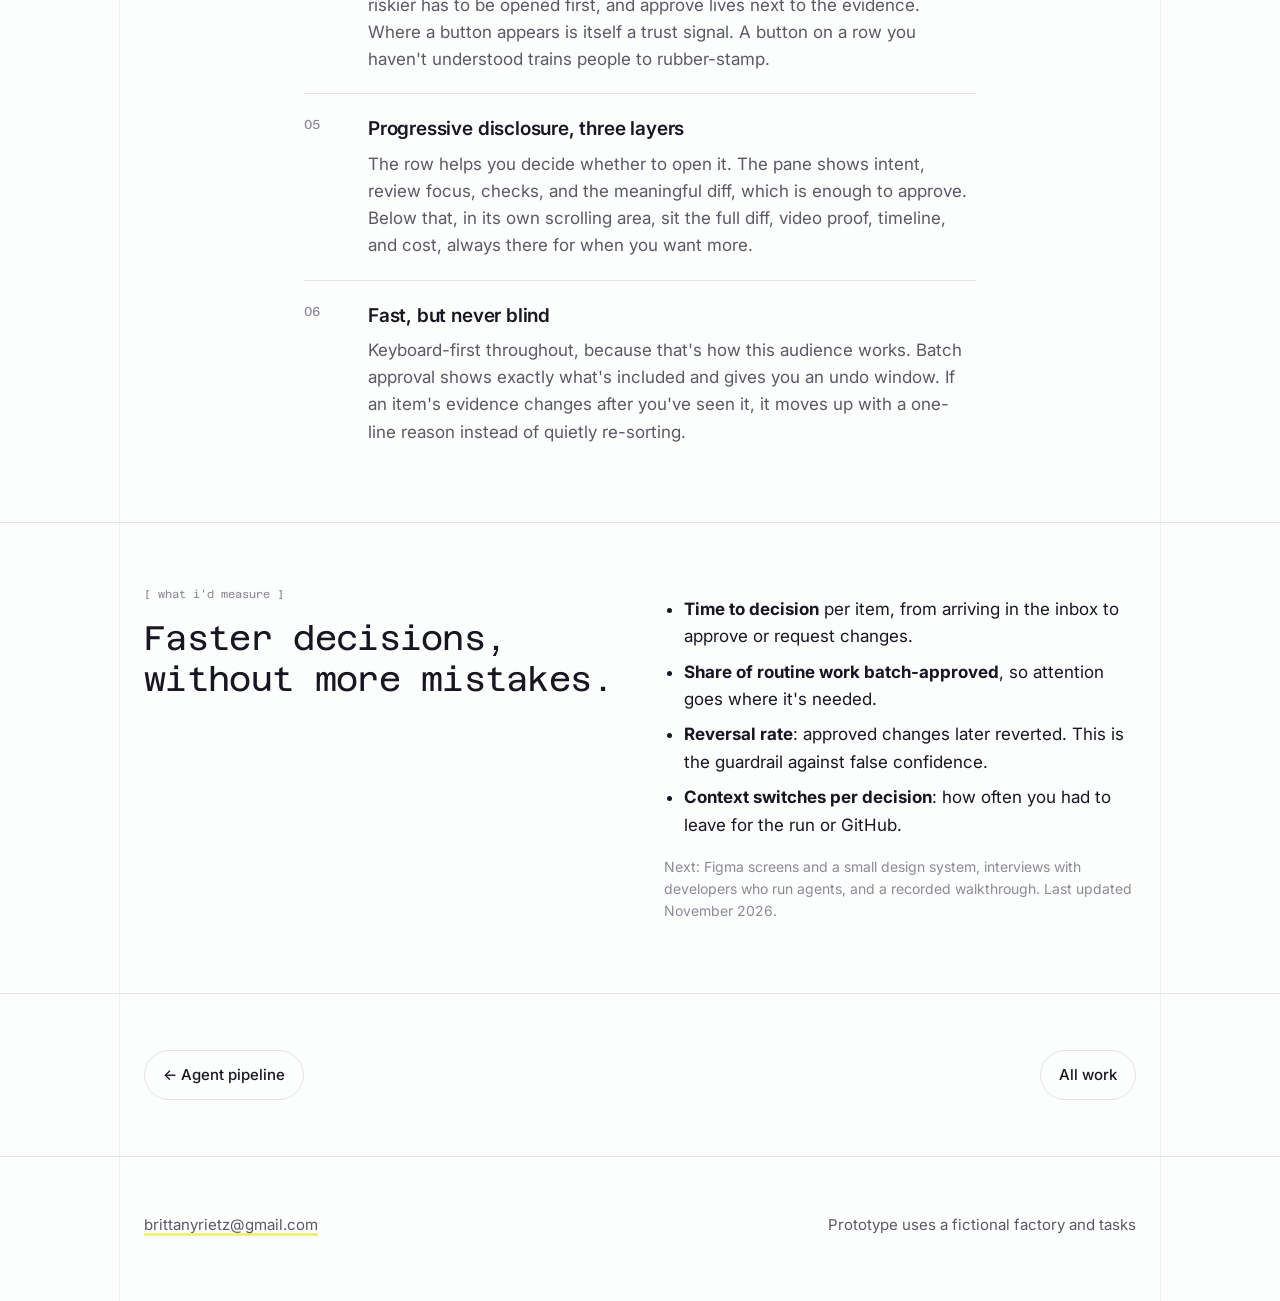
<file: work/factory-floor.html>
<!doctype html>
<html lang="en">
<head>
<meta charset="utf-8">
<meta name="viewport" content="width=device-width, initial-scale=1">
<title>Factory Floor · Brittany Rietz</title>
<meta name="description" content="Concept: a risk-first inbox that helps developers see, trust, and steer parallel coding agents. Research from a real Warp Factories run, plus a keyboard-first prototype.">
<link rel="preconnect" href="https://fonts.googleapis.com">
<link rel="preconnect" href="https://fonts.gstatic.com" crossorigin>
<link href="https://fonts.googleapis.com/css2?family=Azeret+Mono:wght@400;500;600&family=Inter:wght@400;500;600&family=JetBrains+Mono:wght@400;500&display=swap" rel="stylesheet">
<link rel="stylesheet" href="../styles.css">
<style>
  .finding { display: grid; grid-template-columns: 48px 1fr; gap: 16px; padding: 20px 0; border-top: 1px solid var(--line); }
  .finding .n { font-family: var(--serif); font-size: 32px; color: var(--accent); line-height: 1; }
  .finding p { color: var(--ink-2); margin: 0; }
  .finding .src { font: 12px var(--mono); color: var(--ink-3); margin-top: 6px; display: block; }

  /* Demo: styled after the current Warp Factories web app (light), so the proposal reads as an evolution of it */
  .inbox {
    --w-bg: #fff; --w-side: #f7f7f7; --w-hover: #f5f5f5; --w-sel: #efefef; --w-line: #e7e7e7; --w-line2: #dadada;
    --w-ink: #1d1d1d; --w-ink2: #5c5c5c; --w-ink3: #8d8d8d; --w-chip: #f3f3f3;
    --w-bad: #c4362c; --w-bad-bg: #fdeeec; --w-warn: #9a5b00; --w-warn-bg: #fdf4e3; --w-ok: #1b7446; --w-ok-bg: #e9f6ef;
    --w-fac: #a78bfa; --w-blue: #3b82f6;
    position: relative; display: grid; grid-template-columns: 200px minmax(0, 1fr);
    width: min(1200px, calc(100vw - 48px)); left: 50%; transform: translateX(-50%);
    background: var(--w-bg); color: var(--w-ink); border: 1px solid var(--w-line); border-radius: 12px; overflow: hidden;
    font: 13px/1.45 "Inter", var(--sans); outline: none; color-scheme: light;
    box-shadow: 0 1px 2px rgba(0,0,0,.04), 0 16px 40px rgba(0,0,0,.07);
  }
  .inbox:focus, .inbox:focus-within { box-shadow: 0 0 0 2px rgba(59,130,246,.45), 0 16px 40px rgba(0,0,0,.07); }
  .inbox svg { width: 15px; height: 15px; flex: none; stroke: currentColor; fill: none; stroke-width: 1.6; stroke-linecap: round; stroke-linejoin: round; }

  /* Sidebar */
  .ib-side { background: var(--w-side); border-right: 1px solid var(--w-line); display: flex; flex-direction: column; padding: 12px 10px; gap: 2px; font-size: 13px; color: var(--w-ink2); }
  .ib-side .brand { display: flex; justify-content: space-between; align-items: center; padding: 2px 6px 12px; color: var(--w-ink3); }
  .ib-side .mark { width: 16px; height: 16px; border-radius: 4px; background: var(--w-ink); }
  .sn { display: flex; align-items: center; gap: 9px; padding: 6px 8px; border-radius: 6px; }
  .sn.on { background: #e8e8e8; color: var(--w-ink); font-weight: 500; }
  .sn .ct { margin-left: auto; font-size: 11px; color: var(--w-ink3); font-weight: 500; }
  .sn.sub { padding-left: 20px; }
  .ib-side .grp { display: flex; justify-content: space-between; padding: 16px 8px 6px; font-size: 12px; color: var(--w-ink3); }
  .fac { display: flex; align-items: center; gap: 8px; padding: 5px 8px; color: var(--w-ink); font-weight: 500; }
  .badge { width: 14px; height: 14px; border-radius: 3px; background: var(--w-fac); color: #fff; font: 600 9px/14px "Inter", sans-serif; text-align: center; flex: none; }
  .ib-side .bottom { margin-top: auto; border-top: 1px solid var(--w-line); padding: 12px 6px 0; display: grid; gap: 10px; font-size: 12.5px; }
  .ib-side .bal { display: flex; align-items: center; gap: 8px; }
  .ib-side .bal i { width: 7px; height: 7px; border-radius: 50%; background: var(--w-blue); }
  .ib-side .me { display: flex; align-items: center; gap: 9px; color: var(--w-ink); font-weight: 600; }
  .ib-side .me span { width: 26px; height: 26px; border-radius: 50%; background: #d9d4cc; display: grid; place-items: center; font-size: 11px; color: #555; }
  .ib-side .me small { display: block; font-weight: 400; color: var(--w-ink3); font-size: 11.5px; }

  /* Main */
  .ib-main { display: flex; flex-direction: column; min-width: 0; }
  .ib-top { display: flex; align-items: center; gap: 10px; height: 44px; padding: 0 14px 0 16px; border-bottom: 1px solid var(--w-line); }
  .ib-top .title { font-weight: 600; font-size: 13px; }
  .ib-top .spacer { flex: 1; }
  .ib-focus { font-size: 11.5px; color: var(--w-ink3); }
  .ib-focus.on { color: var(--w-ok); }
  .seg { display: inline-flex; border: 1px solid var(--w-line2); border-radius: 7px; padding: 2px; gap: 2px; background: #fafafa; }
  .seg button { font: 500 12px "Inter", sans-serif; color: var(--w-ink2); background: none; border: 0; border-radius: 5px; padding: 4px 10px; cursor: pointer; }
  .seg button[aria-pressed="true"] { background: #fff; color: var(--w-ink); box-shadow: 0 0 0 1px var(--w-line2), 0 1px 2px rgba(0,0,0,.06); }
  .ibtn { width: 28px; height: 28px; display: grid; place-items: center; border: 1px solid var(--w-line2); border-radius: 6px; color: var(--w-ink2); background: #fff; }
  .wbtn { font: 500 12.5px "Inter", sans-serif; color: var(--w-ink); background: #fff; border: 1px solid var(--w-line2); border-radius: 6px; padding: 5px 10px; cursor: pointer; }

  .ib-body { display: grid; grid-template-columns: minmax(0, 1fr) minmax(0, 1fr); height: 600px; }
  .ib-list { overflow-y: auto; min-height: 0; padding: 4px 0 12px; }
  .ib-sec { display: flex; justify-content: space-between; align-items: center; padding: 14px 16px 4px; font-size: 12px; font-weight: 500; color: var(--w-ink3); }
  .ib-sec.needs { color: var(--w-bad); }
  .ib-sec.needs span::before { content: ""; display: inline-block; width: 6px; height: 6px; border-radius: 50%; background: var(--w-bad); margin-right: 7px; vertical-align: 1px; }
  .ib-sec button { font: 500 11.5px "Inter", sans-serif; color: var(--w-ink); background: #fff; border: 1px solid var(--w-line2); border-radius: 6px; padding: 3px 8px; cursor: pointer; }
  .ib-sec button kbd { font: 10.5px var(--mono); color: var(--w-ink3); margin-left: 4px; }

  .row { display: grid; grid-template-columns: 14px minmax(0, 1fr) max-content; column-gap: 12px; width: 100%; text-align: left; background: none; border: 0; color: inherit; padding: 9px 16px; cursor: pointer; font: inherit; }
  .row:hover { background: var(--w-hover); }
  .row[aria-selected="true"] { background: var(--w-sel); }
  .legend { position: sticky; top: 0; z-index: 2; display: flex; flex-wrap: wrap; align-items: center; gap: 6px 12px; padding: 8px 12px 8px 16px; background: #fff; border-bottom: 1px solid var(--w-line); font-size: 12px; color: var(--w-ink2); }
  .legend span { display: inline-flex; align-items: center; gap: 6px; }
  .legend b { color: var(--w-ink); font-weight: 600; }
  .legend .sw { width: 11px; height: 11px; border-radius: 3px; flex: none; }
  .legend .sw.needs { background: #f8dbd5; box-shadow: inset 0 0 0 1px #e8a79c; }
  .legend .sw.review { background: #f9ecbb; box-shadow: inset 0 0 0 1px #e2c56c; }
  .legend .sw.routine { background: #fff; box-shadow: inset 0 0 0 1px #cfcfcf; }
  .legend button { margin-left: auto; font: 500 11.5px "Inter", sans-serif; color: var(--w-ink); background: #fff; border: 1px solid var(--w-line2); border-radius: 6px; padding: 3px 8px; cursor: pointer; }
  .legend button kbd { font: 10.5px var(--mono); color: var(--w-ink3); margin-left: 4px; }
  .ib-list:has(.legend) { padding-top: 0; }
  /* Proposed view only: tint rows by severity so risk reads before you read a word */
  .row.sev-needs { background: #fdf2f0; }
  .row.sev-needs:hover { background: #fbe7e3; }
  .row.sev-needs[aria-selected="true"] { background: #f8dbd5; box-shadow: inset 3px 0 0 var(--w-bad); }
  .row.sev-review { background: #fefaea; }
  .row.sev-review:hover { background: #fcf3d3; }
  .row.sev-review[aria-selected="true"] { background: #f9ecbb; box-shadow: inset 3px 0 0 #e2a83c; }
  .row.sev-needs + .row.sev-needs, .row.sev-review + .row.sev-review { border-top: 1px solid rgba(255,255,255,.7); }
  .row .cb { width: 13px; height: 13px; border: 1px solid #c9c9c9; border-radius: 3px; background: #fff; margin-top: 3px; }
  .row .t { color: #333; font-size: 13px; }
  .row .kind { font-size: 11px; color: var(--w-warn); margin-left: 6px; font-weight: 500; }
  .row .ago { font-size: 11.5px; color: var(--w-ink3); padding-top: 1px; }
  .row .side { display: flex; flex-direction: column; align-items: flex-end; gap: 7px; }
  .type-ic { width: 24px; height: 24px; border-radius: 50%; display: grid; place-items: center; background: #fff; border: 1px solid var(--w-line2); color: var(--w-ink2); box-shadow: 0 1px 1px rgba(0,0,0,.04); }
  .type-ic svg { width: 13px; height: 13px; stroke-width: 1.8; }
  .type-ic.t-blocked svg { width: 15px; height: 15px; }
  .type-ic.t-question svg { width: 16px; height: 16px; stroke-width: 2; }
  .row .desc { font-size: 12px; color: var(--w-ink2); margin-top: 2px; display: -webkit-box; -webkit-line-clamp: 2; -webkit-box-orient: vertical; overflow: hidden; }
  .tags { display: flex; flex-wrap: wrap; gap: 5px; margin-top: 5px; }
  .tg { display: inline-flex; align-items: center; gap: 4px; font-size: 11.5px; padding: 1px 6px; border-radius: 4px; background: var(--w-chip); color: var(--w-ink2); }
  .tg svg { width: 11px; height: 11px; }
  .tg.bad { background: var(--w-bad-bg); color: var(--w-bad); }
  .tg.warn { background: var(--w-warn-bg); color: var(--w-warn); }
  .tg.ok { background: var(--w-ok-bg); color: var(--w-ok); }
  .tg.mono { font-family: var(--mono); font-size: 11px; }
  .row .chk { font-size: 12px; color: var(--w-ink2); margin-top: 5px; }
  .row .chk b { color: var(--w-ink); font-weight: 600; }
  .row.moved { animation: flash 1.6s ease; }
  .row .movednote { font-size: 11.5px; color: var(--w-bad); margin-top: 4px; font-weight: 500; }
  @keyframes flash { 0% { background: #fbd9d5; } 100% { background: transparent; } }

  .ib-pane { padding: 20px 22px; display: flex; flex-direction: column; gap: 14px; overflow-y: auto; min-height: 0; border-left: 1px solid var(--w-line); }
  .ib-pane .layer { font-size: 11px; font-weight: 500; color: var(--w-ink3); text-transform: uppercase; letter-spacing: .04em; }
  .ib-pane h4 { margin: 0; font: 600 17px/1.3 "Inter", sans-serif; color: var(--w-ink); letter-spacing: -.01em; }
  .intent { color: var(--w-ink2); margin: 0; }
  .focus { border: 1px solid #f0dcb2; background: var(--w-warn-bg); padding: 10px 12px; border-radius: 8px; font-size: 12.5px; color: var(--w-ink); }
  .focus b { color: var(--w-warn); font-size: 11px; font-weight: 600; text-transform: uppercase; letter-spacing: .04em; display: block; margin-bottom: 2px; }
  .checks { display: flex; flex-wrap: wrap; gap: 6px; }
  .checks span { font-size: 12px; padding: 3px 8px; border-radius: 5px; background: var(--w-chip); }
  .checks .ok { color: var(--w-ok); background: var(--w-ok-bg); } .checks .bad { color: var(--w-bad); background: var(--w-bad-bg); } .checks .none { color: var(--w-ink3); }
  .diffsum { font: 12px var(--mono); color: var(--w-ink2); }
  .diffsum .head { color: var(--w-ink); margin-bottom: 6px; font-family: "Inter", sans-serif; font-weight: 500; }
  .diffsum .f { display: flex; justify-content: space-between; gap: 8px; padding: 3px 0; border-bottom: 1px solid #f2f2f2; }
  .diffsum .f.sens { color: var(--w-bad); }
  .diffsum .raw { color: var(--w-ink3); margin-top: 6px; font-family: "Inter", sans-serif; }
  .acts { display: flex; flex-wrap: wrap; gap: 8px; margin-top: 2px; }
  .acts button, .modal button, .qopts button { font: 500 12.5px "Inter", sans-serif; color: var(--w-ink); background: #fff; border: 1px solid var(--w-line2); border-radius: 6px; padding: 6px 11px; cursor: pointer; }
  .acts button:hover, .modal button:hover, .qopts button:hover { background: var(--w-hover); }
  .acts button.primary, .modal button.primary { background: var(--w-ink); color: #fff; border-color: var(--w-ink); }
  .acts kbd, .modal kbd, .ib-keys kbd { font: 10.5px var(--mono); color: var(--w-ink3); margin-left: 6px; }
  .acts button.primary kbd, .modal button.primary kbd { color: #aaa; }
  .reqbox { display: flex; flex-direction: column; gap: 8px; }
  .reqbox textarea { font: 13px "Inter", sans-serif; color: var(--w-ink); background: #fff; border: 1px solid var(--w-line2); border-radius: 8px; padding: 10px; min-height: 70px; resize: vertical; }
  .ib-pane.split { padding: 0; gap: 0; overflow: hidden; }
  .pane-top { padding: 14px 18px 12px; display: flex; flex-direction: column; gap: 8px; flex: none; }
  .pane-top h4 { font-size: 15px; }
  .pane-top .intent { font-size: 12.5px; line-height: 1.4; display: -webkit-box; -webkit-line-clamp: 2; -webkit-box-orient: vertical; overflow: hidden; }
  .pane-top .focus { padding: 6px 10px; font-size: 12px; display: flex; gap: 8px; align-items: baseline; }
  .pane-top .focus b { display: inline; margin: 0; flex: none; font-size: 10.5px; }
  .pane-top .checks span { font-size: 11.5px; padding: 1px 7px; }
  .pane-top .diffsum { font-size: 11.5px; }
  .pane-top .diffsum .head { margin-bottom: 2px; font-size: 12px; }
  .pane-top .diffsum .f { padding: 1px 0; border-bottom: 0; }
  .pane-top .diffsum .raw { margin-top: 2px; font-size: 11.5px; }
  .pane-top .acts { gap: 6px; margin-top: 2px; }
  .pane-top .acts button { padding: 4px 10px; font-size: 12px; }
  .drill { flex: 1; min-height: 0; overflow-y: auto; border-top: 1px solid var(--w-line); background: #fbfbfb; padding: 0 18px 14px; display: flex; flex-direction: column; gap: 10px; outline: none; scrollbar-width: thin; min-height: 220px; }
  .drill > * { flex: none; }
  .drill pre { white-space: pre-wrap; overflow-wrap: anywhere; padding: 8px 10px; }
  .drill:focus-visible { box-shadow: inset 0 0 0 2px rgba(59,130,246,.45); }
  .drill-head { position: sticky; top: 0; z-index: 1; background: #fbfbfb; padding: 9px 0 5px; margin: 0 -2px; display: flex; justify-content: space-between; gap: 8px; }
  .drill-head span { text-transform: none; letter-spacing: 0; font-weight: 400; }
  .drill-head kbd { font: 10.5px var(--mono); color: var(--w-ink3); }
  .drill pre { margin: 0; font: 12px/1.55 var(--mono); background: #fafafa; border: 1px solid var(--w-line); border-radius: 8px; padding: 10px 12px; overflow-x: auto; color: var(--w-ink2); }
  .drill pre .a { color: var(--w-ok); } .drill pre .r { color: var(--w-bad); }
  .proof { display: flex; align-items: center; gap: 10px; font-size: 12px; color: var(--w-ink2); }
  .proof .thumb { width: 72px; height: 44px; border-radius: 6px; background: linear-gradient(135deg, #ececec, #dcdcdc); display: grid; place-items: center; color: var(--w-ink3); font-size: 14px; }
  .tl { font: 12px var(--mono); color: var(--w-ink2); display: grid; grid-template-columns: max-content 1fr max-content; gap: 3px 12px; }
  .tl .ok { color: var(--w-ok); } .tl .bad { color: var(--w-bad); }
  .qopts { display: flex; flex-wrap: wrap; gap: 8px; }
  .kv { display: grid; grid-template-columns: max-content 1fr; gap: 6px 14px; margin: 0; font-size: 12.5px; }
  .kv dt { color: var(--w-ink3); } .kv dd { margin: 0; color: var(--w-ink); }
  .empty { margin: auto; text-align: center; color: var(--w-ink2); padding: 40px 0; }
  .empty b { display: block; font: 600 18px "Inter", sans-serif; color: var(--w-ink); margin-bottom: 6px; }
  .hint { margin: auto; color: var(--w-ink3); text-align: center; font-size: 13px; }
  .today-note { background: #fafafa; border: 1px solid var(--w-line); border-radius: 8px; padding: 12px 14px; font-size: 12.5px; color: var(--w-ink2); }
  .today-note b { color: var(--w-ink); }
  .today-note ul { margin: 6px 0 0; padding-left: 18px; }

  .ib-foot { display: flex; justify-content: space-between; gap: 12px; padding: 9px 16px; border-top: 1px solid var(--w-line); flex-wrap: wrap; align-items: center; }
  .ib-keys { font-size: 11.5px; color: var(--w-ink3); display: flex; flex-wrap: wrap; gap: 12px; }
  .ib-keys kbd { margin: 0 3px 0 0; color: var(--w-ink2); }
  .ib-foot .ctl { display: flex; gap: 8px; }
  .ib-foot .ctl button { font: 12px "Inter", sans-serif; color: var(--w-ink2); background: #fff; border: 1px solid var(--w-line2); border-radius: 6px; padding: 4px 9px; cursor: pointer; }
  .ib-foot .ctl button:hover { color: var(--w-ink); }
  .inbox.today .ib-keys { display: none; } .inbox.today #simBtn { visibility: hidden; }
  .gauge { display: flex; align-items: center; gap: 8px; font-size: 11.5px; color: var(--w-ink2); white-space: nowrap; }
  /* Bar: the fill shows the full red→amber→green gradient up to the % cleared (the gradient is sized to the
     whole track, so each color sits at a fixed spot), and a circle marks where you are. */
  .gauge .bar { position: relative; width: 150px; height: 6px; border-radius: 99px; background: #ececec; flex: none; margin: 0 6px 0 4px; }
  .gauge .fill { position: absolute; inset: 0 auto 0 0; width: 0; border-radius: 99px;
    background: linear-gradient(90deg, #d64532 0, #e8903a 38px, #e9c443 80px, #8cc06a 118px, #2f9a5c 150px); background-size: 150px 100%;
    transition: width .45s cubic-bezier(.2,.8,.2,1); }
  .gauge .knob { position: absolute; top: 50%; left: 0; width: 13px; height: 13px; border-radius: 50%; background: #fff;
    border: 3px solid var(--knob, #bdbdbd); box-shadow: 0 1px 3px rgba(0,0,0,.22); transform: translate(-50%, -50%);
    transition: left .45s cubic-bezier(.2,.8,.2,1), border-color .45s; }
  #gaugeText { min-width: 262px; }
  @media (max-width: 900px) { #gaugeText { min-width: 0; } }
  .gauge b { color: var(--w-ink); font-weight: 600; }
  .gauge .st { font-weight: 500; padding: 1px 6px; border-radius: 4px; }
  .gauge.s-needs .st { color: var(--w-bad); background: var(--w-bad-bg); }
  .gauge.s-review .st { color: var(--w-warn); background: var(--w-warn-bg); }
  .gauge.s-routine .st { color: var(--w-ok); background: var(--w-ok-bg); }
  .gauge.full { color: var(--w-ok); font-weight: 500; }
  .inbox.today .gauge { display: none; }
  .done-banner { margin: 14px 16px; padding: 16px 18px; border-radius: 10px; background: var(--w-ok-bg); border: 1px solid #bfe3cf; display: grid; grid-template-columns: 32px 1fr; gap: 4px 12px; align-items: start; animation: rise .45s cubic-bezier(.2,.8,.2,1); }
  .done-banner .ic { grid-row: span 3; width: 32px; height: 32px; border-radius: 50%; background: var(--w-ok); color: #fff; display: grid; place-items: center; }
  .done-banner .ic svg { width: 17px; height: 17px; stroke-width: 2.4; }
  .done-banner h5 { margin: 0; font: 600 14px "Inter", sans-serif; color: var(--w-ok); }
  .done-banner p { margin: 0; font-size: 12.5px; color: var(--w-ink2); }
  .done-banner .stats { display: flex; flex-wrap: wrap; gap: 5px; margin-top: 6px; }
  .done-banner .stats span { font-size: 11.5px; padding: 1px 7px; border-radius: 4px; background: #fff; border: 1px solid #cfe9db; color: var(--w-ink2); }
  .done-banner .stats b { color: var(--w-ink); font-weight: 600; }
  @keyframes rise { from { opacity: 0; transform: translateY(6px); } to { opacity: 1; transform: none; } }
  @media (prefers-reduced-motion: reduce) { .done-banner { animation: none; } .gauge .fill, .gauge .knob { transition: none; } }
  .inbox.today .ib-body { grid-template-columns: minmax(0, 1fr); }
  .inbox.today.today-open .ib-body { grid-template-columns: minmax(0, 1fr) minmax(0, 1.1fr); }
  .inbox.today:not(.today-open) .ib-pane { display: none; }
  .inbox.today .row .rs { display: none; align-items: center; gap: 5px; font-size: 11.5px; font-weight: 500; color: var(--w-ink); background: #fff; border: 1px solid var(--w-line2); border-radius: 6px; padding: 2px 8px; margin-top: -3px; }
  .inbox.today .row .rs svg { width: 12px; height: 12px; }
  .inbox.today .row:hover .t-ago, .inbox.today .row[aria-selected="true"] .t-ago { display: none; }
  .inbox.today .row:hover .rs, .inbox.today .row[aria-selected="true"] .rs { display: inline-flex; }
  .inbox.today .ib-pane { padding: 0; gap: 0; overflow: hidden; }
  .tx-head { display: flex; justify-content: space-between; align-items: center; gap: 10px; padding: 10px 14px 10px 16px; border-bottom: 1px solid var(--w-line); flex: none; }
  .tx-title { font-weight: 600; font-size: 13px; min-width: 0; overflow: hidden; text-overflow: ellipsis; white-space: nowrap; }
  .tx-tools { display: flex; gap: 6px; align-items: center; flex: none; }
  .tx-tools .wbtn { display: inline-flex; align-items: center; gap: 5px; font-size: 12px; padding: 4px 8px; cursor: default; }
  .tx-tools .wbtn svg { width: 12px; height: 12px; }
  .tx-tools .ibtn { width: 26px; height: 26px; cursor: pointer; font: 16px/1 "Inter", sans-serif; padding: 0; }
  .tx-tools .ibtn.x { border: 0; }
  .tx-body { flex: 1; min-height: 0; overflow-y: auto; padding: 8px 18px 16px; display: flex; flex-direction: column; gap: 8px; font-size: 12.5px; scrollbar-width: thin; }
  .tx-step { color: var(--w-ink3); font-size: 11.5px; margin-top: 6px; }
  .tx-msg { margin: 0; color: var(--w-ink); line-height: 1.5; }
  .tx-link { color: #7c5cd6; }
  .tx-done { color: var(--w-ink2); font-size: 11.5px; padding-bottom: 8px; border-bottom: 1px solid var(--w-line); }
  .tx-sub { color: var(--w-ink2); font-size: 12px; }
  .tx-sub b { color: var(--w-ink); font-weight: 600; margin: 0 4px; }
  .qcard { margin-top: 10px; border: 1px solid var(--w-line2); border-radius: 8px; overflow: hidden; flex: none; }
  .qhead { display: flex; justify-content: space-between; padding: 8px 12px; background: #f6f6f6; border-bottom: 1px solid var(--w-line); font-size: 11.5px; color: var(--w-ink2); }
  .qq { margin: 10px 12px 6px; font-weight: 600; font-size: 12.5px; }
  .qopt { display: flex; align-items: center; gap: 8px; width: calc(100% - 12px); margin: 0 6px; padding: 6px 8px; border: 0; border-radius: 6px; background: none; font: 12.5px "Inter", sans-serif; color: var(--w-ink); text-align: left; cursor: pointer; }
  .qopt:hover { background: var(--w-hover); } .qopt.on { background: #efeaff; }
  .qn { width: 16px; height: 16px; border: 1px solid var(--w-line2); border-radius: 4px; font-size: 10px; display: grid; place-items: center; color: var(--w-ink2); flex: none; }
  .rec { margin-left: auto; font-size: 11px; color: var(--w-ink3); }
  .qfoot { display: flex; justify-content: flex-end; gap: 10px; padding: 8px 12px; margin-top: 6px; border-top: 1px solid var(--w-line); }
  .qfoot .skip { background: none; border: 0; font: 500 12px "Inter", sans-serif; text-decoration: underline; cursor: pointer; color: var(--w-ink); }
  .qfoot .submit { font: 500 12px "Inter", sans-serif; border-radius: 6px; padding: 5px 10px; border: 0; background: var(--w-ink); color: #fff; cursor: pointer; }
  .qfoot .submit:disabled { background: #e6e6e6; color: var(--w-ink3); cursor: default; }
  .today-empty { padding: 60px 0; }
  .inbox.today .today-notice { display: block; }
  .today-notice { display: none; font-size: 11.5px; color: var(--w-ink3); flex: 1; min-width: 0; }
  .inbox.today .ib-foot { flex-wrap: nowrap; }
  .inbox.today:not(.today-open) .row[aria-selected="true"]:not(:hover) { background: none; }
  .inbox.today:not(.today-open) .row[aria-selected="true"]:not(:hover) .t-ago { display: inline; }
  .inbox.today:not(.today-open) .row[aria-selected="true"]:not(:hover) .rs { display: none; }
  .ib-list { scrollbar-width: thin; scrollbar-color: #d6d6d6 transparent; }
  .ib-pane .peek { color: var(--w-ink3); font-size: 12px; margin: 0; }

  .toast { position: absolute; left: calc(50% + 100px); bottom: 54px; transform: translate(-50%, 10px); background: var(--w-ink); color: #fff; padding: 8px 14px; border-radius: 8px; font: 500 12.5px "Inter", sans-serif; opacity: 0; pointer-events: none; transition: opacity .2s, transform .2s; display: flex; gap: 12px; align-items: center; white-space: nowrap; z-index: 5; box-shadow: 0 8px 24px rgba(0,0,0,.18); }
  .toast.show { opacity: 1; transform: translate(-50%, 0); pointer-events: auto; }
  .toast button { background: none; border: 0; font: 600 12.5px "Inter", sans-serif; color: #9ec1ff; cursor: pointer; padding: 0; }
  .scrim { position: absolute; inset: 0; background: rgba(20,20,20,.28); display: none; align-items: center; justify-content: center; z-index: 6; padding: 16px; }
  .scrim.show { display: flex; }
  .modal { background: #fff; border: 1px solid var(--w-line); border-radius: 12px; padding: 20px; width: min(420px, 100%); box-shadow: 0 20px 50px rgba(0,0,0,.18); }
  .modal h5 { margin: 0 0 12px; font: 600 15px "Inter", sans-serif; color: var(--w-ink); }
  .modal ul { list-style: none; margin: 0 0 16px; padding: 0; font-size: 12.5px; color: var(--w-ink2); display: grid; gap: 4px; }
  .modal li { display: flex; justify-content: space-between; gap: 10px; }
  .modal .note2 { font-size: 12px; color: var(--w-ink3); margin: -6px 0 14px; }
  .modal .btns { display: flex; gap: 8px; justify-content: flex-end; }
  .help dl { display: grid; grid-template-columns: max-content 1fr; gap: 6px 16px; font-size: 13px; margin: 0 0 14px; }
  .help dt { font: 12px var(--mono); color: var(--w-ink); }
  .help dd { margin: 0; color: var(--w-ink2); }

  @media (max-width: 900px) {
    .inbox { grid-template-columns: 1fr; width: auto; left: 0; transform: none; }
    .ib-side { display: none; }
    .toast { left: 50%; }
  }
  @media (max-width: 760px) {
    .ib-body, .inbox.today .ib-body { grid-template-columns: 1fr; height: auto; }
    .ib-pane { max-height: 520px; }
    .ib-pane { border-left: 0; border-top: 1px solid var(--w-line); }
    .ib-list { max-height: 380px; }
    .ib-keys, .ib-focus { display: none; }
  }
</style>
<style>
  /* Page theme: follows warp.dev's current site. Near-white ground, violet-black ink,
     monospace display type, a highlighter yellow used sparingly, [ bracketed ] captions. */
  :root {
    --bg: #fcfdfd; --surface: #ffffff; --surface-2: #f1f0f3; --ink: #1a1522; --ink-2: #5d5864; --ink-3: #8e8a95;
    --line: #e5e3e9; --accent: #1a1522; --accent-ink: #ffffff; --hi: #eef17c; --hi-ink: #1a1522; --grid: #f0eef3;
    --serif: "Azeret Mono", ui-monospace, Menlo, monospace;
    --mono: "Azeret Mono", ui-monospace, Menlo, monospace;
    --radius: 6px; color-scheme: light;
  }
  @media (prefers-color-scheme: dark) {
    :root:not([data-theme="light"]) {
      --bg: #111014; --surface: #18171c; --surface-2: #222027; --ink: #eceaf0; --ink-2: #aaa6b1; --ink-3: #75717d;
      --line: #2a2830; --accent: #eceaf0; --accent-ink: #111014; --hi: #eef17c; --hi-ink: #1a1522; --grid: #17161b; color-scheme: dark;
    }
  }
  :root[data-theme="dark"] {
    --bg: #111014; --surface: #18171c; --surface-2: #222027; --ink: #eceaf0; --ink-2: #aaa6b1; --ink-3: #75717d;
    --line: #2a2830; --accent: #eceaf0; --accent-ink: #111014; --hi: #eef17c; --hi-ink: #1a1522; --grid: #17161b; color-scheme: dark;
  }
  body {
    background: var(--bg) linear-gradient(90deg, transparent calc(50% - 521px), var(--grid) calc(50% - 521px), var(--grid) calc(50% - 520px), transparent calc(50% - 520px), transparent calc(50% + 520px), var(--grid) calc(50% + 520px), var(--grid) calc(50% + 521px), transparent calc(50% + 521px));
  }
  h1, h2, .nav .name { font-family: var(--serif); font-weight: 400; letter-spacing: -.02em; }
  h1 { font-size: clamp(34px, 5.2vw, 58px); line-height: 1.12; }
  h2 { font-size: clamp(24px, 3.2vw, 34px); line-height: 1.2; }
  .case-hero h1 { font-size: clamp(34px, 5.2vw, 58px); }
  h1 em, h2 em { font-style: normal; background: var(--hi); color: var(--hi-ink); padding: 0 .12em; }
  .nav .name { font-size: 15px; }
  .nav a { font-family: var(--mono); font-size: 13px; }
  .eyebrow { font-size: 11px; letter-spacing: 0; text-transform: lowercase; color: var(--ink-3); }
  .eyebrow::before { content: "[ "; } .eyebrow::after { content: " ]"; }
  .tag { font-family: var(--mono); background: var(--hi); color: var(--hi-ink); border-radius: 4px; letter-spacing: 0; text-transform: none; font-size: 12px; }
  .finding .n, .decision .n { font-family: var(--mono); font-size: 13px; color: var(--ink-3); padding-top: 4px; }
  .finding .n::before, .decision .n::before { content: "0"; }
  .finding h3, .decision h3 { font-weight: 600; letter-spacing: -.01em; }
  section { border-color: var(--line); }
  a { text-decoration-color: var(--hi); text-decoration-thickness: 3px; text-underline-offset: 3px; }
</style>
</head>
<body>
<a class="skip-link" href="#main-content">Skip to content</a>
<div class="wrap">
  <nav class="nav">
    <a class="name" href="../">Brittany Rietz</a>
    <ul>
      <li><a href="../#work">Work</a></li>
      <li><a href="../#about">About</a></li>
      <li><a href="../resume.pdf">Resume</a></li>
    </ul>
  </nav>
</div>

<main class="case" id="main-content" tabindex="-1">
  <div class="wrap">
    <header class="case-hero narrow">
      <span class="tag">Warp Factories review inbox · Self-initiated concept + prototype</span>
      <h1 style="margin-top:18px">Trusting the <em>factory floor</em></h1>
      <p class="lede">Coding agents are moving from one-at-a-time helpers to pipelines that triage, build, review, and verify in parallel. As that happens, the human bottleneck moves to understanding and trusting the work. This concept is a risk-first inbox: it shows a developer what actually needs them, and lets them decide in place only when the evidence is on screen.</p>
    </header>
    <div class="meta-grid">
      <div><span class="eyebrow">Role</span>Research, design, prototype</div>
      <div><span class="eyebrow">User</span>An engineer with many agent tasks running</div>
      <div><span class="eyebrow">Grounded in</span>A real Warp Factories setup on this site's repo</div>
      <div><span class="eyebrow">Built with</span>HTML/CSS/JS, keyboard-first</div>
    </div>
  </div>

  <section>
    <div class="wrap cols">
      <div>
        <span class="eyebrow">The question</span>
        <h2 style="margin-top:12px">With five agents running, what deserves my attention?</h2>
      </div>
      <div>
        <p>I ran a pipeline like this myself at Lennar (<a href="agent-pipeline.html">see the case study</a>). The hard part was never starting agents. It was knowing what each one was doing, which results were safe to accept, and which moment actually needed me.</p>
        <p>Hypothesis: review should be <b>risk-first, not diff-first</b>. Show intent and evidence up front, batch the safe work, and send the risky work to the top.</p>
      </div>
    </div>
  </section>

  <section>
    <div class="wrap narrow">
      <span class="eyebrow">What I found</span>
      <h2 style="margin:12px 0 8px">I set up a real factory on this portfolio and gave it a real task.</h2>
      <p class="note" style="margin-bottom:12px">I connected Warp Factories to this site's repository and asked it to add a keyboard skip link. It opened a pull request, I asked for a revision, and I merged it. Then I compared what I saw against six agent tools.</p>

      <div class="finding"><span class="n">1</span><div>
        <h3>The agent knew where I should look. The inbox hid it.</h3>
        <p>The agent's summary ended with exactly what a human should check: "the homepage target is the hero header, since that page has no &lt;main&gt;." In the inbox, that sentence sat at the end of a summary cut off at two lines. The most useful signal was the least visible.</p>
        <span class="src">Friction log #8 · my factory run, Nov 2026</span>
      </div></div>

      <div class="finding"><span class="n">2</span><div>
        <h3>Raw diff size lies about risk.</h3>
        <p>My revision showed as +138 / −112 on GitHub. Ignoring whitespace, it was five lines: the agent had re-indented the page. A tiny, safe change looked like the riskiest thing in the queue.</p>
        <span class="src">Friction log #10 · PR #1</span>
      </div></div>

      <div class="finding"><span class="n">3</span><div>
        <h3>No tool ranks parallel work by what needs a human.</h3>
        <p>Across Warp, Claude Code, Codex, Cursor, Copilot, and Devin, progress is a timeline and approval is either per action or per pull request. The evidence that makes a change trustworthy (tests, browser checks) is in the logs, not on the review screen.</p>
        <span class="src">Competitor scan · six tools, primary docs</span>
      </div></div>

      <div class="finding"><span class="n">4</span><div>
        <h3>Deciding means leaving.</h3>
        <p>The inbox's only action on my pull request was "Mark as resolved." To approve, I had to go to GitHub. Every decision cost a context switch.</p>
        <span class="src">Friction log #9</span>
      </div></div>
    </div>
  </section>

  <section>
    <div class="wrap">
      <span class="eyebrow">Prototype · styled after the current Factories web app · fictional factory and tasks</span>
      <h2 style="margin:12px 0 8px">Clear the inbox.</h2>
      <p class="note" style="margin-bottom:20px">The interactive, keyboard-first prototype lives on its own password-protected page. Flip <b>Today / Proposed</b> there to compare it with how the inbox works now. The password is in my application.</p>
      <a class="btn" href="inbox-prototype.html">Open the prototype (password) →</a>
    </div>
  </section>

  <section>
    <div class="wrap narrow">
      <span class="eyebrow">Key decisions</span>
      <h2 style="margin:12px 0 24px">What I chose, and why</h2>

      <div class="decision"><span class="n">1</span><div>
        <h3>Three sections, not a score</h3>
        <p>"Needs you," "Review when ready," and "Routine." A score hides its reasons and invites false confidence. Sections give a clear stopping point, and reason tags on every row make each placement easy to argue with.</p>
      </div></div>

      <div class="decision"><span class="n">2</span><div>
        <h3>Risk comes from evidence, not size</h3>
        <p>Sensitive paths (payments, auth, CI) or failed or missing checks put an item in "Needs you." Missing evidence counts as risk. Change size only ranks items within a section, and it's measured ignoring whitespace, so a re-indent never looks dangerous.</p>
      </div></div>

      <div class="decision"><span class="n">3</span><div>
        <h3>The agent's review focus is on every row</h3>
        <p>One line: "Check: …". It tells you <i>where</i> to look, not <i>whether</i> to worry, so it never raises an item's risk on its own.</p>
      </div></div>

      <div class="decision"><span class="n">4</span><div>
        <h3>You can act only where you can see enough to decide</h3>
        <p>Routine rows carry enough evidence to approve right from the list. Anything riskier has to be opened first, and approve lives next to the evidence. Where a button appears is itself a trust signal. A button on a row you haven't understood trains people to rubber-stamp.</p>
      </div></div>

      <div class="decision"><span class="n">5</span><div>
        <h3>Progressive disclosure, three layers</h3>
        <p>The row helps you decide whether to open it. The pane shows intent, review focus, checks, and the meaningful diff, which is enough to approve. Below that, in its own scrolling area, sit the full diff, video proof, timeline, and cost, always there for when you want more.</p>
      </div></div>

      <div class="decision"><span class="n">6</span><div>
        <h3>Fast, but never blind</h3>
        <p>Keyboard-first throughout, because that's how this audience works. Batch approval shows exactly what's included and gives you an undo window. If an item's evidence changes after you've seen it, it moves up with a one-line reason instead of quietly re-sorting.</p>
      </div></div>
    </div>
  </section>

  <section>
    <div class="wrap cols">
      <div>
        <span class="eyebrow">What I'd measure</span>
        <h2 style="margin-top:12px">Faster decisions, without more mistakes.</h2>
      </div>
      <div>
        <ul>
          <li><b>Time to decision</b> per item, from arriving in the inbox to approve or request changes.</li>
          <li><b>Share of routine work batch-approved</b>, so attention goes where it's needed.</li>
          <li><b>Reversal rate</b>: approved changes later reverted. This is the guardrail against false confidence.</li>
          <li><b>Context switches per decision</b>: how often you had to leave for the run or GitHub.</li>
        </ul>
        <p class="note">Next: Figma screens and a small design system, interviews with developers who run agents, and a recorded walkthrough. Last updated November 2026.</p>
      </div>
    </div>
  </section>

  <section>
    <div class="wrap next">
      <a class="btn ghost" href="agent-pipeline.html">← Agent pipeline</a>
      <a class="btn ghost" href="../">All work</a>
    </div>
  </section>
</main>

<footer>
  <div class="wrap">
    <span><a href="mailto:brittanyrietz@gmail.com">brittanyrietz@gmail.com</a></span>
    <span>Prototype uses a fictional factory and tasks</span>
  </div>
</footer>

</body>
</html>
</file>
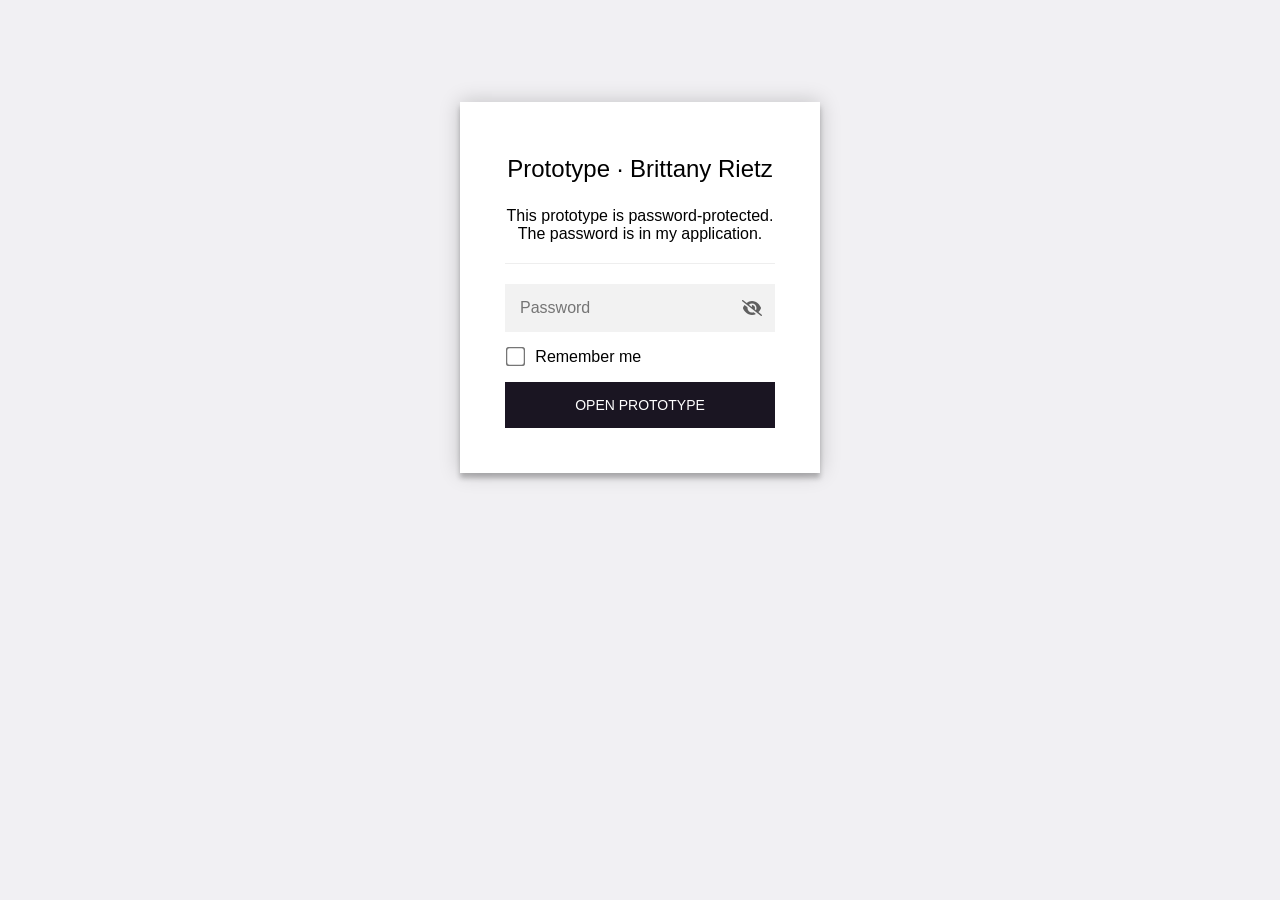
<file: work/inbox-prototype.html>
<!DOCTYPE html>
<html class="staticrypt-html">
    <head>
        <meta charset="utf-8" />
        <title>Prototype · Brittany Rietz</title>
        <meta name="viewport" content="width=device-width, initial-scale=1" />

        <!-- do not cache this page -->
        <meta http-equiv="cache-control" content="max-age=0" />
        <meta http-equiv="cache-control" content="no-cache" />
        <meta http-equiv="expires" content="0" />
        <meta http-equiv="expires" content="Tue, 01 Jan 1980 1:00:00 GMT" />
        <meta http-equiv="pragma" content="no-cache" />

        <style>
            .staticrypt-hr {
                margin-top: 20px;
                margin-bottom: 20px;
                border: 0;
                border-top: 1px solid #eee;
            }

            .staticrypt-page {
                width: 360px;
                padding: 8% 0 0;
                margin: auto;
                box-sizing: border-box;
            }

            .staticrypt-form {
                position: relative;
                z-index: 1;
                background: #ffffff;
                max-width: 360px;
                margin: 0 auto 100px;
                padding: 45px;
                text-align: center;
                box-shadow: 0 0 20px 0 rgba(0, 0, 0, 0.2), 0 5px 5px 0 rgba(0, 0, 0, 0.24);
            }

            .staticrypt-form input[type="password"],
            input[type="text"] {
                background: inherit;
                border: 0;
                box-sizing: border-box; /* This ensures padding is included in the total width */
                font-size: 14px;
                outline: 0;
                padding: 15px 30px 15px 15px; /* Adjust the padding to ensure there is space for the icon */
                width: 100%;
            }

            .staticrypt-password-container {
                position: relative;
                outline: 0;
                background: #f2f2f2;
                width: 100%;
                border: 0;
                margin: 0 0 15px;
                box-sizing: border-box;
            }

            .staticrypt-toggle-password-visibility {
                cursor: pointer;
                height: 20px;
                opacity: 60%;
                padding: 13px;
                position: absolute;
                right: 0;
                top: 50%;
                transform: translateY(-50%);
                width: 20px;
            }

            .staticrypt-form .staticrypt-decrypt-button {
                text-transform: uppercase;
                outline: 0;
                background: #1a1522;
                width: 100%;
                border: 0;
                padding: 15px;
                color: #ffffff;
                font-size: 14px;
                cursor: pointer;
            }

            .staticrypt-form .staticrypt-decrypt-button:hover,
            .staticrypt-form .staticrypt-decrypt-button:active,
            .staticrypt-form .staticrypt-decrypt-button:focus {
                background: #1a1522;
                filter: brightness(92%);
            }

            .staticrypt-html {
                height: 100%;
            }

            .staticrypt-body {
                height: 100%;
                margin: 0;
            }

            .staticrypt-content {
                height: 100%;
                margin-bottom: 1em;
                background: #f1f0f3;
                font-family: "Arial", sans-serif;
                -webkit-font-smoothing: antialiased;
                -moz-osx-font-smoothing: grayscale;
            }

            .staticrypt-instructions {
                margin-top: -1em;
                margin-bottom: 1em;
            }

            .staticrypt-title {
                font-size: 1.5em;
            }

            label.staticrypt-remember {
                display: flex;
                align-items: center;
                margin-bottom: 1em;
            }

            .staticrypt-remember input[type="checkbox"] {
                transform: scale(1.5);
                margin-right: 1em;
            }

            .hidden {
                display: none !important;
            }

            .staticrypt-spinner-container {
                height: 100%;
                display: flex;
                align-items: center;
                justify-content: center;
            }

            .staticrypt-spinner {
                display: inline-block;
                width: 2rem;
                height: 2rem;
                vertical-align: text-bottom;
                border: 0.25em solid gray;
                border-right-color: transparent;
                border-radius: 50%;
                -webkit-animation: spinner-border 0.75s linear infinite;
                animation: spinner-border 0.75s linear infinite;
                animation-duration: 0.75s;
                animation-timing-function: linear;
                animation-delay: 0s;
                animation-iteration-count: infinite;
                animation-direction: normal;
                animation-fill-mode: none;
                animation-play-state: running;
                animation-name: spinner-border;
            }

            @keyframes spinner-border {
                100% {
                    transform: rotate(360deg);
                }
            }

            @media screen and (-webkit-min-device-pixel-ratio: 0) {
                .staticrypt-form input[type="password"],
                input[type="text"] {
                    font-size: 16px;
                }
            }
        </style>
    </head>

    <body class="staticrypt-body">
        <div id="staticrypt_loading" class="staticrypt-spinner-container">
            <div class="staticrypt-spinner"></div>
        </div>

        <div id="staticrypt_content" class="staticrypt-content hidden">
            <div class="staticrypt-page">
                <div class="staticrypt-form">
                    <div class="staticrypt-instructions">
                        <p class="staticrypt-title">Prototype · Brittany Rietz</p>
                        <p>This prototype is password-protected. The password is in my application.</p>
                    </div>

                    <hr class="staticrypt-hr" />

                    <form id="staticrypt-form" action="#" method="post">
                        <div class="staticrypt-password-container">
                            <input
                                id="staticrypt-password"
                                type="password"
                                name="password"
                                placeholder="Password"
                                autofocus
                            />

                            <img
                                class="staticrypt-toggle-password-visibility"
                                alt="Show password"
                                title="Show password"
                                src="[data-uri]"
                            />
                        </div>

                        <label id="staticrypt-remember-label" class="staticrypt-remember hidden">
                            <input id="staticrypt-remember" type="checkbox" name="remember" />
                            Remember me
                        </label>

                        <input type="submit" class="staticrypt-decrypt-button" value="Open prototype" />
                    </form>
                </div>
            </div>
        </div>

        <script>
            // these variables will be filled when generating the file - the template format is 'variable_name'
            const staticryptInitiator = ((function(){
  const exports = {};
  const cryptoEngine = ((function(){
  const exports = {};
  const { subtle } = crypto;

const IV_BITS = 16 * 8;
const HEX_BITS = 4;
const ENCRYPTION_ALGO = "AES-CBC";

/**
 * Translates between utf8 encoded hexadecimal strings
 * and Uint8Array bytes.
 */
const HexEncoder = {
    /**
     * hex string -> bytes
     * @param {string} hexString
     * @returns {Uint8Array}
     */
    parse: function (hexString) {
        if (hexString.length % 2 !== 0) throw "Invalid hexString";
        const arrayBuffer = new Uint8Array(hexString.length / 2);

        for (let i = 0; i < hexString.length; i += 2) {
            const byteValue = parseInt(hexString.substring(i, i + 2), 16);
            if (isNaN(byteValue)) {
                throw "Invalid hexString";
            }
            arrayBuffer[i / 2] = byteValue;
        }
        return arrayBuffer;
    },

    /**
     * bytes -> hex string
     * @param {Uint8Array} bytes
     * @returns {string}
     */
    stringify: function (bytes) {
        const hexBytes = [];

        for (let i = 0; i < bytes.length; ++i) {
            let byteString = bytes[i].toString(16);
            if (byteString.length < 2) {
                byteString = "0" + byteString;
            }
            hexBytes.push(byteString);
        }
        return hexBytes.join("");
    },
};

/**
 * Translates between utf8 strings and Uint8Array bytes.
 */
const UTF8Encoder = {
    parse: function (str) {
        return new TextEncoder().encode(str);
    },

    stringify: function (bytes) {
        return new TextDecoder().decode(bytes);
    },
};

/**
 * Salt and encrypt a msg with a password.
 */
async function encrypt(msg, hashedPassword) {
    // Must be 16 bytes, unpredictable, and preferably cryptographically random. However, it need not be secret.
    // https://developer.mozilla.org/en-US/docs/Web/API/SubtleCrypto/encrypt#parameters
    const iv = crypto.getRandomValues(new Uint8Array(IV_BITS / 8));

    const key = await subtle.importKey("raw", HexEncoder.parse(hashedPassword), ENCRYPTION_ALGO, false, ["encrypt"]);

    const encrypted = await subtle.encrypt(
        {
            name: ENCRYPTION_ALGO,
            iv: iv,
        },
        key,
        UTF8Encoder.parse(msg)
    );

    // iv will be 32 hex characters, we prepend it to the ciphertext for use in decryption
    return HexEncoder.stringify(iv) + HexEncoder.stringify(new Uint8Array(encrypted));
}
exports.encrypt = encrypt;

/**
 * Decrypt a salted msg using a password.
 *
 * @param {string} encryptedMsg
 * @param {string} hashedPassword
 * @returns {Promise<string>}
 */
async function decrypt(encryptedMsg, hashedPassword) {
    const ivLength = IV_BITS / HEX_BITS;
    const iv = HexEncoder.parse(encryptedMsg.substring(0, ivLength));
    const encrypted = encryptedMsg.substring(ivLength);

    const key = await subtle.importKey("raw", HexEncoder.parse(hashedPassword), ENCRYPTION_ALGO, false, ["decrypt"]);

    const outBuffer = await subtle.decrypt(
        {
            name: ENCRYPTION_ALGO,
            iv: iv,
        },
        key,
        HexEncoder.parse(encrypted)
    );

    return UTF8Encoder.stringify(new Uint8Array(outBuffer));
}
exports.decrypt = decrypt;

/**
 * Salt and hash the password so it can be stored in localStorage without opening a password reuse vulnerability.
 *
 * @param {string} password
 * @param {string} salt
 * @returns {Promise<string>}
 */
async function hashPassword(password, salt) {
    // we hash the password in multiple steps, each adding more iterations. This is because we used to allow less
    // iterations, so for backward compatibility reasons, we need to support going from that to more iterations.
    let hashedPassword = await hashLegacyRound(password, salt);

    hashedPassword = await hashSecondRound(hashedPassword, salt);

    return hashThirdRound(hashedPassword, salt);
}
exports.hashPassword = hashPassword;

/**
 * This hashes the password with 1k iterations. This is a low number, we need this function to support backwards
 * compatibility.
 *
 * @param {string} password
 * @param {string} salt
 * @returns {Promise<string>}
 */
function hashLegacyRound(password, salt) {
    return pbkdf2(password, salt, 1000, "SHA-1");
}
exports.hashLegacyRound = hashLegacyRound;

/**
 * Add a second round of iterations. This is because we used to use 1k, so for backwards compatibility with
 * remember-me/autodecrypt links, we need to support going from that to more iterations.
 *
 * @param hashedPassword
 * @param salt
 * @returns {Promise<string>}
 */
function hashSecondRound(hashedPassword, salt) {
    return pbkdf2(hashedPassword, salt, 14000, "SHA-256");
}
exports.hashSecondRound = hashSecondRound;

/**
 * Add a third round of iterations to bring total number to 600k. This is because we used to use 1k, then 15k, so for
 * backwards compatibility with remember-me/autodecrypt links, we need to support going from that to more iterations.
 *
 * @param hashedPassword
 * @param salt
 * @returns {Promise<string>}
 */
function hashThirdRound(hashedPassword, salt) {
    return pbkdf2(hashedPassword, salt, 585000, "SHA-256");
}
exports.hashThirdRound = hashThirdRound;

/**
 * Salt and hash the password so it can be stored in localStorage without opening a password reuse vulnerability.
 *
 * @param {string} password
 * @param {string} salt
 * @param {int} iterations
 * @param {string} hashAlgorithm
 * @returns {Promise<string>}
 */
async function pbkdf2(password, salt, iterations, hashAlgorithm) {
    const key = await subtle.importKey("raw", UTF8Encoder.parse(password), "PBKDF2", false, ["deriveBits"]);

    const keyBytes = await subtle.deriveBits(
        {
            name: "PBKDF2",
            hash: hashAlgorithm,
            iterations,
            salt: UTF8Encoder.parse(salt),
        },
        key,
        256
    );

    return HexEncoder.stringify(new Uint8Array(keyBytes));
}

function generateRandomSalt() {
    const bytes = crypto.getRandomValues(new Uint8Array(128 / 8));

    return HexEncoder.stringify(new Uint8Array(bytes));
}
exports.generateRandomSalt = generateRandomSalt;

async function signMessage(hashedPassword, message) {
    const key = await subtle.importKey(
        "raw",
        HexEncoder.parse(hashedPassword),
        {
            name: "HMAC",
            hash: "SHA-256",
        },
        false,
        ["sign"]
    );
    const signature = await subtle.sign("HMAC", key, UTF8Encoder.parse(message));

    return HexEncoder.stringify(new Uint8Array(signature));
}
exports.signMessage = signMessage;

function getRandomAlphanum() {
    const possibleCharacters = "abcdefghijklmnopqrstuvwxyzABCDEFGHIJKLMNOPQRSTUVWXYZ0123456789";

    let byteArray;
    let parsedInt;

    // Keep generating new random bytes until we get a value that falls
    // within a range that can be evenly divided by possibleCharacters.length
    do {
        byteArray = crypto.getRandomValues(new Uint8Array(1));
        // extract the lowest byte to get an int from 0 to 255 (probably unnecessary, since we're only generating 1 byte)
        parsedInt = byteArray[0] & 0xff;
    } while (parsedInt >= 256 - (256 % possibleCharacters.length));

    // Take the modulo of the parsed integer to get a random number between 0 and totalLength - 1
    const randomIndex = parsedInt % possibleCharacters.length;

    return possibleCharacters[randomIndex];
}

/**
 * Generate a random string of a given length.
 *
 * @param {int} length
 * @returns {string}
 */
function generateRandomString(length) {
    let randomString = "";

    for (let i = 0; i < length; i++) {
        randomString += getRandomAlphanum();
    }

    return randomString;
}
exports.generateRandomString = generateRandomString;

  return exports;
})());
const codec = ((function(){
  const exports = {};
  /**
 * Initialize the codec with the provided cryptoEngine - this return functions to encode and decode messages.
 *
 * @param cryptoEngine - the engine to use for encryption / decryption
 */
function init(cryptoEngine) {
    const exports = {};

    /**
     * Top-level function for encoding a message.
     * Includes password hashing, encryption, and signing.
     *
     * @param {string} msg
     * @param {string} password
     * @param {string} salt
     *
     * @returns {string} The encoded text
     */
    async function encode(msg, password, salt) {
        const hashedPassword = await cryptoEngine.hashPassword(password, salt);

        const encrypted = await cryptoEngine.encrypt(msg, hashedPassword);

        // we use the hashed password in the HMAC because this is effectively what will be used a password (so we can store
        // it in localStorage safely, we don't use the clear text password)
        const hmac = await cryptoEngine.signMessage(hashedPassword, encrypted);

        return hmac + encrypted;
    }
    exports.encode = encode;

    /**
     * Encode using a password that has already been hashed. This is useful to encode multiple messages in a row, that way
     * we don't need to hash the password multiple times.
     *
     * @param {string} msg
     * @param {string} hashedPassword
     *
     * @returns {string} The encoded text
     */
    async function encodeWithHashedPassword(msg, hashedPassword) {
        const encrypted = await cryptoEngine.encrypt(msg, hashedPassword);

        // we use the hashed password in the HMAC because this is effectively what will be used a password (so we can store
        // it in localStorage safely, we don't use the clear text password)
        const hmac = await cryptoEngine.signMessage(hashedPassword, encrypted);

        return hmac + encrypted;
    }
    exports.encodeWithHashedPassword = encodeWithHashedPassword;

    /**
     * Top-level function for decoding a message.
     * Includes signature check and decryption.
     *
     * @param {string} signedMsg
     * @param {string} hashedPassword
     * @param {string} salt
     * @param {int} backwardCompatibleAttempt
     * @param {string} originalPassword
     *
     * @returns {Object} {success: true, decoded: string} | {success: false, message: string}
     */
    async function decode(signedMsg, hashedPassword, salt, backwardCompatibleAttempt = 0, originalPassword = "") {
        const encryptedHMAC = signedMsg.substring(0, 64);
        const encryptedMsg = signedMsg.substring(64);
        const decryptedHMAC = await cryptoEngine.signMessage(hashedPassword, encryptedMsg);

        if (decryptedHMAC !== encryptedHMAC) {
            // we have been raising the number of iterations in the hashing algorithm multiple times, so to support the old
            // remember-me/autodecrypt links we need to try bringing the old hashes up to speed.
            originalPassword = originalPassword || hashedPassword;
            if (backwardCompatibleAttempt === 0) {
                const updatedHashedPassword = await cryptoEngine.hashThirdRound(originalPassword, salt);

                return decode(signedMsg, updatedHashedPassword, salt, backwardCompatibleAttempt + 1, originalPassword);
            }
            if (backwardCompatibleAttempt === 1) {
                let updatedHashedPassword = await cryptoEngine.hashSecondRound(originalPassword, salt);
                updatedHashedPassword = await cryptoEngine.hashThirdRound(updatedHashedPassword, salt);

                return decode(signedMsg, updatedHashedPassword, salt, backwardCompatibleAttempt + 1, originalPassword);
            }

            return { success: false, message: "Signature mismatch" };
        }

        return {
            success: true,
            decoded: await cryptoEngine.decrypt(encryptedMsg, hashedPassword),
        };
    }
    exports.decode = decode;

    return exports;
}
exports.init = init;

  return exports;
})());
const decode = codec.init(cryptoEngine).decode;

/**
 * Initialize the staticrypt module, that exposes functions callbable by the password_template.
 *
 * @param {{
 *  staticryptEncryptedMsgUniqueVariableName: string,
 *  isRememberEnabled: boolean,
 *  rememberDurationInDays: number,
 *  staticryptSaltUniqueVariableName: string,
 * }} staticryptConfig - object of data that is stored on the password_template at encryption time.
 *
 * @param {{
 *  rememberExpirationKey: string,
 *  rememberPassphraseKey: string,
 *  replaceHtmlCallback: function,
 *  clearLocalStorageCallback: function,
 * }} templateConfig - object of data that can be configured by a custom password_template.
 */
function init(staticryptConfig, templateConfig) {
    const exports = {};

    /**
     * Decrypt our encrypted page, replace the whole HTML.
     *
     * @param {string} hashedPassword
     * @returns {Promise<boolean>}
     */
    async function decryptAndReplaceHtml(hashedPassword) {
        const { staticryptEncryptedMsgUniqueVariableName, staticryptSaltUniqueVariableName } = staticryptConfig;
        const { replaceHtmlCallback } = templateConfig;

        const result = await decode(
            staticryptEncryptedMsgUniqueVariableName,
            hashedPassword,
            staticryptSaltUniqueVariableName
        );
        if (!result.success) {
            return false;
        }
        const plainHTML = result.decoded;

        // if the user configured a callback call it, otherwise just replace the whole HTML
        if (typeof replaceHtmlCallback === "function") {
            replaceHtmlCallback(plainHTML);
        } else {
            document.write(plainHTML);
            document.close();
        }

        return true;
    }

    /**
     * Attempt to decrypt the page and replace the whole HTML.
     *
     * @param {string} password
     * @param {boolean} isRememberChecked
     *
     * @returns {Promise<{isSuccessful: boolean, hashedPassword?: string}>} - we return an object, so that if we want to
     *   expose more information in the future we can do it without breaking the password_template
     */
    async function handleDecryptionOfPage(password, isRememberChecked) {
        const { staticryptSaltUniqueVariableName } = staticryptConfig;

        // decrypt and replace the whole page
        const hashedPassword = await cryptoEngine.hashPassword(password, staticryptSaltUniqueVariableName);
        return handleDecryptionOfPageFromHash(hashedPassword, isRememberChecked);
    }
    exports.handleDecryptionOfPage = handleDecryptionOfPage;

    async function handleDecryptionOfPageFromHash(hashedPassword, isRememberChecked) {
        const { isRememberEnabled, rememberDurationInDays } = staticryptConfig;
        const { rememberExpirationKey, rememberPassphraseKey } = templateConfig;

        const isDecryptionSuccessful = await decryptAndReplaceHtml(hashedPassword);

        if (!isDecryptionSuccessful) {
            return {
                isSuccessful: false,
                hashedPassword,
            };
        }

        // remember the hashedPassword and set its expiration if necessary
        if (isRememberEnabled && isRememberChecked) {
            window.localStorage.setItem(rememberPassphraseKey, hashedPassword);

            // set the expiration if the duration isn't 0 (meaning no expiration)
            if (rememberDurationInDays > 0) {
                window.localStorage.setItem(
                    rememberExpirationKey,
                    (new Date().getTime() + rememberDurationInDays * 24 * 60 * 60 * 1000).toString()
                );
            }
        }

        return {
            isSuccessful: true,
            hashedPassword,
        };
    }
    exports.handleDecryptionOfPageFromHash = handleDecryptionOfPageFromHash;

    /**
     * Clear localstorage from staticrypt related values
     */
    function clearLocalStorage() {
        const { clearLocalStorageCallback, rememberExpirationKey, rememberPassphraseKey } = templateConfig;

        if (typeof clearLocalStorageCallback === "function") {
            clearLocalStorageCallback();
        } else {
            localStorage.removeItem(rememberPassphraseKey);
            localStorage.removeItem(rememberExpirationKey);
        }
    }

    async function handleDecryptOnLoad() {
        let isSuccessful = await decryptOnLoadFromUrl();

        if (!isSuccessful) {
            isSuccessful = await decryptOnLoadFromRememberMe();
        }

        return { isSuccessful };
    }
    exports.handleDecryptOnLoad = handleDecryptOnLoad;

    /**
     * Clear storage if we are logging out
     *
     * @returns {boolean} - whether we logged out
     */
    function logoutIfNeeded() {
        const logoutKey = "staticrypt_logout";

        // handle logout through query param
        const queryParams = new URLSearchParams(window.location.search);
        if (queryParams.has(logoutKey)) {
            clearLocalStorage();
            return true;
        }

        // handle logout through URL fragment
        const hash = window.location.hash.substring(1);
        if (hash.includes(logoutKey)) {
            clearLocalStorage();
            return true;
        }

        return false;
    }

    /**
     * To be called on load: check if we want to try to decrypt and replace the HTML with the decrypted content, and
     * try to do it if needed.
     *
     * @returns {Promise<boolean>} true if we derypted and replaced the whole page, false otherwise
     */
    async function decryptOnLoadFromRememberMe() {
        const { rememberDurationInDays } = staticryptConfig;
        const { rememberExpirationKey, rememberPassphraseKey } = templateConfig;

        // if we are login out, terminate
        if (logoutIfNeeded()) {
            return false;
        }

        // if there is expiration configured, check if we're not beyond the expiration
        if (rememberDurationInDays && rememberDurationInDays > 0) {
            const expiration = localStorage.getItem(rememberExpirationKey),
                isExpired = expiration && new Date().getTime() > parseInt(expiration);

            if (isExpired) {
                clearLocalStorage();
                return false;
            }
        }

        const hashedPassword = localStorage.getItem(rememberPassphraseKey);

        if (hashedPassword) {
            // try to decrypt
            const isDecryptionSuccessful = await decryptAndReplaceHtml(hashedPassword);

            // if the decryption is unsuccessful the password might be wrong - silently clear the saved data and let
            // the user fill the password form again
            if (!isDecryptionSuccessful) {
                clearLocalStorage();
                return false;
            }

            return true;
        }

        return false;
    }

    async function decryptOnLoadFromUrl() {
        const passwordKey = "staticrypt_pwd";
        const rememberMeKey = "remember_me";

        // try to get the password from the query param (for backward compatibility - we now want to avoid this method,
        // since it sends the hashed password to the server which isn't needed)
        const queryParams = new URLSearchParams(window.location.search);
        const hashedPasswordQuery = queryParams.get(passwordKey);
        const rememberMeQuery = queryParams.get(rememberMeKey);

        const urlFragment = window.location.hash.substring(1);
        // get the password from the url fragment
        const hashedPasswordRegexMatch = urlFragment.match(new RegExp(passwordKey + "=([^&]*)"));
        const hashedPasswordFragment = hashedPasswordRegexMatch ? hashedPasswordRegexMatch[1] : null;
        const rememberMeFragment = urlFragment.includes(rememberMeKey);

        const hashedPassword = hashedPasswordFragment || hashedPasswordQuery;
        const rememberMe = rememberMeFragment || rememberMeQuery;

        if (hashedPassword) {
            return handleDecryptionOfPageFromHash(hashedPassword, rememberMe);
        }

        return false;
    }

    return exports;
}
exports.init = init;

  return exports;
})());
            const templateError = "Bad password!",
                templateToggleAltShow = "Show password",
                templateToggleAltHide = "Hide password",
                isRememberEnabled = true,
                staticryptConfig = {"staticryptEncryptedMsgUniqueVariableName":"[base64]","isRememberEnabled":true,"rememberDurationInDays":0,"staticryptSaltUniqueVariableName":"990fbf46583fd36a0ac358720decd188"};

            // you can edit these values to customize some of the behavior of StatiCrypt
            const templateConfig = {
                rememberExpirationKey: "staticrypt_expiration",
                rememberPassphraseKey: "staticrypt_passphrase",
                replaceHtmlCallback: null,
                clearLocalStorageCallback: null,
            };

            // init the staticrypt engine
            const staticrypt = staticryptInitiator.init(staticryptConfig, templateConfig);

            // try to automatically decrypt on load if there is a saved password
            window.onload = async function () {
                const { isSuccessful } = await staticrypt.handleDecryptOnLoad();

                // if we didn't decrypt anything on load, show the password prompt. Otherwise the content has already been
                // replaced, no need to do anything
                if (!isSuccessful) {
                    // hide loading screen
                    document.getElementById("staticrypt_loading").classList.add("hidden");
                    document.getElementById("staticrypt_content").classList.remove("hidden");
                    document.getElementById("staticrypt-password").focus();

                    // show the remember me checkbox
                    if (isRememberEnabled) {
                        document.getElementById("staticrypt-remember-label").classList.remove("hidden");
                    }
                }
            };

            // toggle password visibility
            const toggleIcon = document.querySelector(".staticrypt-toggle-password-visibility");
            // these two icons are coming from FontAwesome
            const imgSrcEyeClosed =
                "[data-uri]";
            const imgSrcEyeOpened =
                "[data-uri]";
            toggleIcon.addEventListener("click", function () {
                const passwordInput = document.getElementById("staticrypt-password");
                if (passwordInput.type === "password") {
                    passwordInput.type = "text";
                    toggleIcon.src = imgSrcEyeOpened;
                    toggleIcon.alt = templateToggleAltHide;
                    toggleIcon.title = templateToggleAltHide;
                } else {
                    passwordInput.type = "password";
                    toggleIcon.src = imgSrcEyeClosed;
                    toggleIcon.alt = templateToggleAltShow;
                    toggleIcon.title = templateToggleAltShow;
                }
            });

            // handle password form submission
            document.getElementById("staticrypt-form").addEventListener("submit", async function (e) {
                e.preventDefault();

                const password = document.getElementById("staticrypt-password").value,
                    isRememberChecked = document.getElementById("staticrypt-remember").checked;

                const { isSuccessful } = await staticrypt.handleDecryptionOfPage(password, isRememberChecked);

                if (!isSuccessful) {
                    alert(templateError);
                }
            });
        </script>
    </body>
</html>
</file>
<file: styles.css>
:root {
  --bg: #f7f4ef;
  --surface: #ffffff;
  --surface-2: #efebe4;
  --ink: #1b1916;
  --ink-2: #57524a;
  --ink-3: #8a847a;
  --line: #e2ddd4;
  --accent: #d2492a;
  --accent-ink: #ffffff;
  --good: #2f8f5b;
  --warn: #c98a12;
  --bad: #c43d2f;
  --todo-bg: #fff1a8;
  --todo-ink: #5a4a00;
  --radius: 14px;
  --serif: "Instrument Serif", Georgia, serif;
  --sans: "Inter", system-ui, -apple-system, sans-serif;
  --mono: "JetBrains Mono", ui-monospace, Menlo, monospace;
  color-scheme: light;
}

@media (prefers-color-scheme: dark) {
  :root:not([data-theme="light"]) {
    --bg: #121110;
    --surface: #1b1a18;
    --surface-2: #24221f;
    --ink: #f1ede6;
    --ink-2: #b6afa4;
    --ink-3: #7d776e;
    --line: #2f2c28;
    --accent: #f06a47;
    --todo-bg: #4a3f00;
    --todo-ink: #ffe680;
    color-scheme: dark;
  }
}
:root[data-theme="dark"] {
  --bg: #121110;
  --surface: #1b1a18;
  --surface-2: #24221f;
  --ink: #f1ede6;
  --ink-2: #b6afa4;
  --ink-3: #7d776e;
  --line: #2f2c28;
  --accent: #f06a47;
  --todo-bg: #4a3f00;
  --todo-ink: #ffe680;
  color-scheme: dark;
}

* { box-sizing: border-box; }
html { -webkit-text-size-adjust: 100%; }
body {
  margin: 0;
  background: var(--bg);
  color: var(--ink);
  font: 17px/1.6 var(--sans);
  -webkit-font-smoothing: antialiased;
}
a { color: inherit; text-decoration-color: var(--accent); text-underline-offset: 3px; }
a:hover { color: var(--accent); }
img { max-width: 100%; display: block; }

/* Skip link */
.skip-link {
  position: absolute;
  top: 12px;
  left: 12px;
  z-index: 100;
  padding: 10px 16px;
  background: var(--surface);
  border: 1px solid var(--line);
  border-radius: var(--radius);
  color: var(--ink);
  font-size: 15px;
  font-weight: 500;
  text-decoration: none;
  transform: translateY(-200%);
}
.skip-link:focus { transform: none; }

.wrap { max-width: 1040px; margin: 0 auto; padding: 0 24px; }
.narrow { max-width: 720px; }

/* Nav */
.nav { display: flex; justify-content: space-between; align-items: center; padding: 28px 0; gap: 16px; }
.nav .name { font-family: var(--serif); font-size: 24px; text-decoration: none; }
.nav ul { list-style: none; display: flex; gap: 22px; margin: 0; padding: 0; font-size: 15px; color: var(--ink-2); }
.nav ul a { text-decoration: none; }

/* Type */
.eyebrow { font-family: var(--mono); font-size: 12px; letter-spacing: .08em; text-transform: uppercase; color: var(--ink-3); }
h1, h2, h3 { font-weight: 400; margin: 0; }
h1 { font-family: var(--serif); font-size: clamp(44px, 7vw, 84px); line-height: 1.02; letter-spacing: -.01em; }
h1 em, h2 em { color: var(--accent); font-style: italic; }
h2 { font-family: var(--serif); font-size: clamp(32px, 4.4vw, 48px); line-height: 1.1; }
h3 { font-size: 19px; font-weight: 600; }
.lede { font-size: clamp(19px, 2.2vw, 22px); color: var(--ink-2); max-width: 640px; }
p { margin: 0 0 1em; }

/* Hero */
.hero { padding: 64px 0 88px; }
.hero h1 { margin: 16px 0 28px; max-width: 900px; }
.chips { display: flex; flex-wrap: wrap; gap: 8px; margin-top: 28px; }
.chip { font-family: var(--mono); font-size: 12px; padding: 6px 10px; border: 1px solid var(--line); border-radius: 999px; color: var(--ink-2); }

/* Sections */
section { padding: 72px 0; border-top: 1px solid var(--line); }
.section-head { display: flex; justify-content: space-between; align-items: baseline; margin-bottom: 36px; gap: 16px; flex-wrap: wrap; }

/* Work cards */
.work { display: grid; gap: 20px; }
.card {
  display: grid; grid-template-columns: 1.1fr 1fr; gap: 0;
  background: var(--surface); border: 1px solid var(--line); border-radius: var(--radius);
  overflow: hidden; text-decoration: none; transition: transform .2s ease, border-color .2s ease;
}
.card:hover { transform: translateY(-2px); border-color: var(--ink-3); color: inherit; }
.card .body { padding: 32px; display: flex; flex-direction: column; gap: 12px; }
.card h3 { font-family: var(--serif); font-weight: 400; font-size: 32px; line-height: 1.1; }
.card p { color: var(--ink-2); margin: 0; }
.card .meta { margin-top: auto; padding-top: 12px; }
.card .visual { background: var(--surface-2); min-height: 260px; display: flex; align-items: center; justify-content: center; padding: 28px; }
.tag { display: inline-block; font-family: var(--mono); font-size: 11px; letter-spacing: .06em; text-transform: uppercase; padding: 4px 8px; border-radius: 6px; background: var(--surface-2); color: var(--ink-2); }
.tag.live { background: var(--accent); color: var(--accent-ink); }

/* Mini visuals on cards */
.mini { width: 100%; max-width: 360px; font-size: 12px; }
.mini-queue { display: grid; grid-template-columns: 1fr 1.1fr; gap: 8px; }
.mini-col { background: var(--surface); border: 1px solid var(--line); border-radius: 10px; padding: 8px; display: grid; gap: 6px; align-content: start; }
.mini-row { height: 22px; border-radius: 6px; background: var(--surface-2); }
.mini-row.sel { background: var(--accent); opacity: .9; }
.mini-line { height: 8px; border-radius: 4px; background: var(--surface-2); }
.mini-btn { height: 24px; border-radius: 6px; background: var(--ink); opacity: .85; margin-top: 6px; }
.mini-pipe { display: flex; flex-direction: column; gap: 6px; font-family: var(--mono); }
.mini-pipe span { background: var(--surface); border: 1px solid var(--line); border-radius: 8px; padding: 6px 10px; }
.mini-pipe span.gate { border-color: var(--accent); color: var(--accent); }

/* Two-col text */
.cols { display: grid; grid-template-columns: 1fr 1fr; gap: 48px; }
.facts { display: grid; grid-template-columns: repeat(3, 1fr); gap: 16px; margin: 32px 0; }
.fact { background: var(--surface); border: 1px solid var(--line); border-radius: var(--radius); padding: 20px; }
.fact b { display: block; font-family: var(--serif); font-weight: 400; font-size: 34px; line-height: 1.1; }
.fact span { color: var(--ink-2); font-size: 14px; }

/* Credits (about) */
.credits { font-family: var(--mono); font-size: 13px; color: var(--ink-2); display: grid; grid-template-columns: max-content 1fr; gap: 6px 24px; }
.credits dt { color: var(--ink-3); text-transform: uppercase; letter-spacing: .06em; }
.credits dd { margin: 0; }

/* Case study */
.case-hero { padding: 40px 0 56px; }
.case-hero h1 { font-size: clamp(40px, 6vw, 68px); margin: 14px 0 24px; }
.meta-grid { display: grid; grid-template-columns: repeat(4, 1fr); gap: 16px; margin-top: 36px; padding-top: 24px; border-top: 1px solid var(--line); }
.meta-grid div { font-size: 14px; color: var(--ink-2); }
.meta-grid .eyebrow { display: block; margin-bottom: 4px; }
.case section { padding: 56px 0; }
.case h2 { margin-bottom: 20px; }
.case ul { padding-left: 20px; }
.case li { margin-bottom: .5em; }
.decision { display: grid; grid-template-columns: 48px 1fr; gap: 16px; padding: 20px 0; border-top: 1px solid var(--line); }
.decision .n { font-family: var(--serif); font-size: 32px; color: var(--accent); line-height: 1; }
.decision h3 { margin-bottom: 6px; }
.decision p { color: var(--ink-2); margin: 0; }
.note { font-size: 14px; color: var(--ink-3); }
.callout { background: var(--surface); border-left: 3px solid var(--accent); padding: 20px 24px; border-radius: 0 var(--radius) var(--radius) 0; color: var(--ink-2); }
.next { display: flex; justify-content: space-between; gap: 16px; flex-wrap: wrap; }

mark.todo { background: var(--todo-bg); color: var(--todo-ink); padding: 0 4px; border-radius: 4px; font-size: .92em; }

footer { padding: 56px 0 64px; border-top: 1px solid var(--line); color: var(--ink-2); font-size: 15px; }
footer .wrap { display: flex; justify-content: space-between; gap: 16px; flex-wrap: wrap; }

.btn { display: inline-flex; align-items: center; gap: 8px; padding: 12px 18px; border-radius: 999px; background: var(--ink); color: var(--bg); text-decoration: none; font-weight: 500; font-size: 15px; }
.btn:hover { color: var(--bg); opacity: .88; }
.btn.ghost { background: transparent; color: var(--ink); border: 1px solid var(--line); }
.btn.ghost:hover { color: var(--ink); border-color: var(--ink-3); }

@media (max-width: 820px) {
  .card { grid-template-columns: 1fr; }
  .card .visual { min-height: 200px; order: -1; }
  .cols { grid-template-columns: 1fr; gap: 24px; }
  .facts { grid-template-columns: 1fr; }
  .meta-grid { grid-template-columns: 1fr 1fr; }
}
@media (max-width: 520px) {
  .wrap { padding: 0 16px; }
  .nav ul { gap: 14px; }
  .card .body { padding: 22px; }
  .credits { grid-template-columns: 1fr; gap: 2px; }
  .credits dd { margin-bottom: 10px; }
}
</file>
